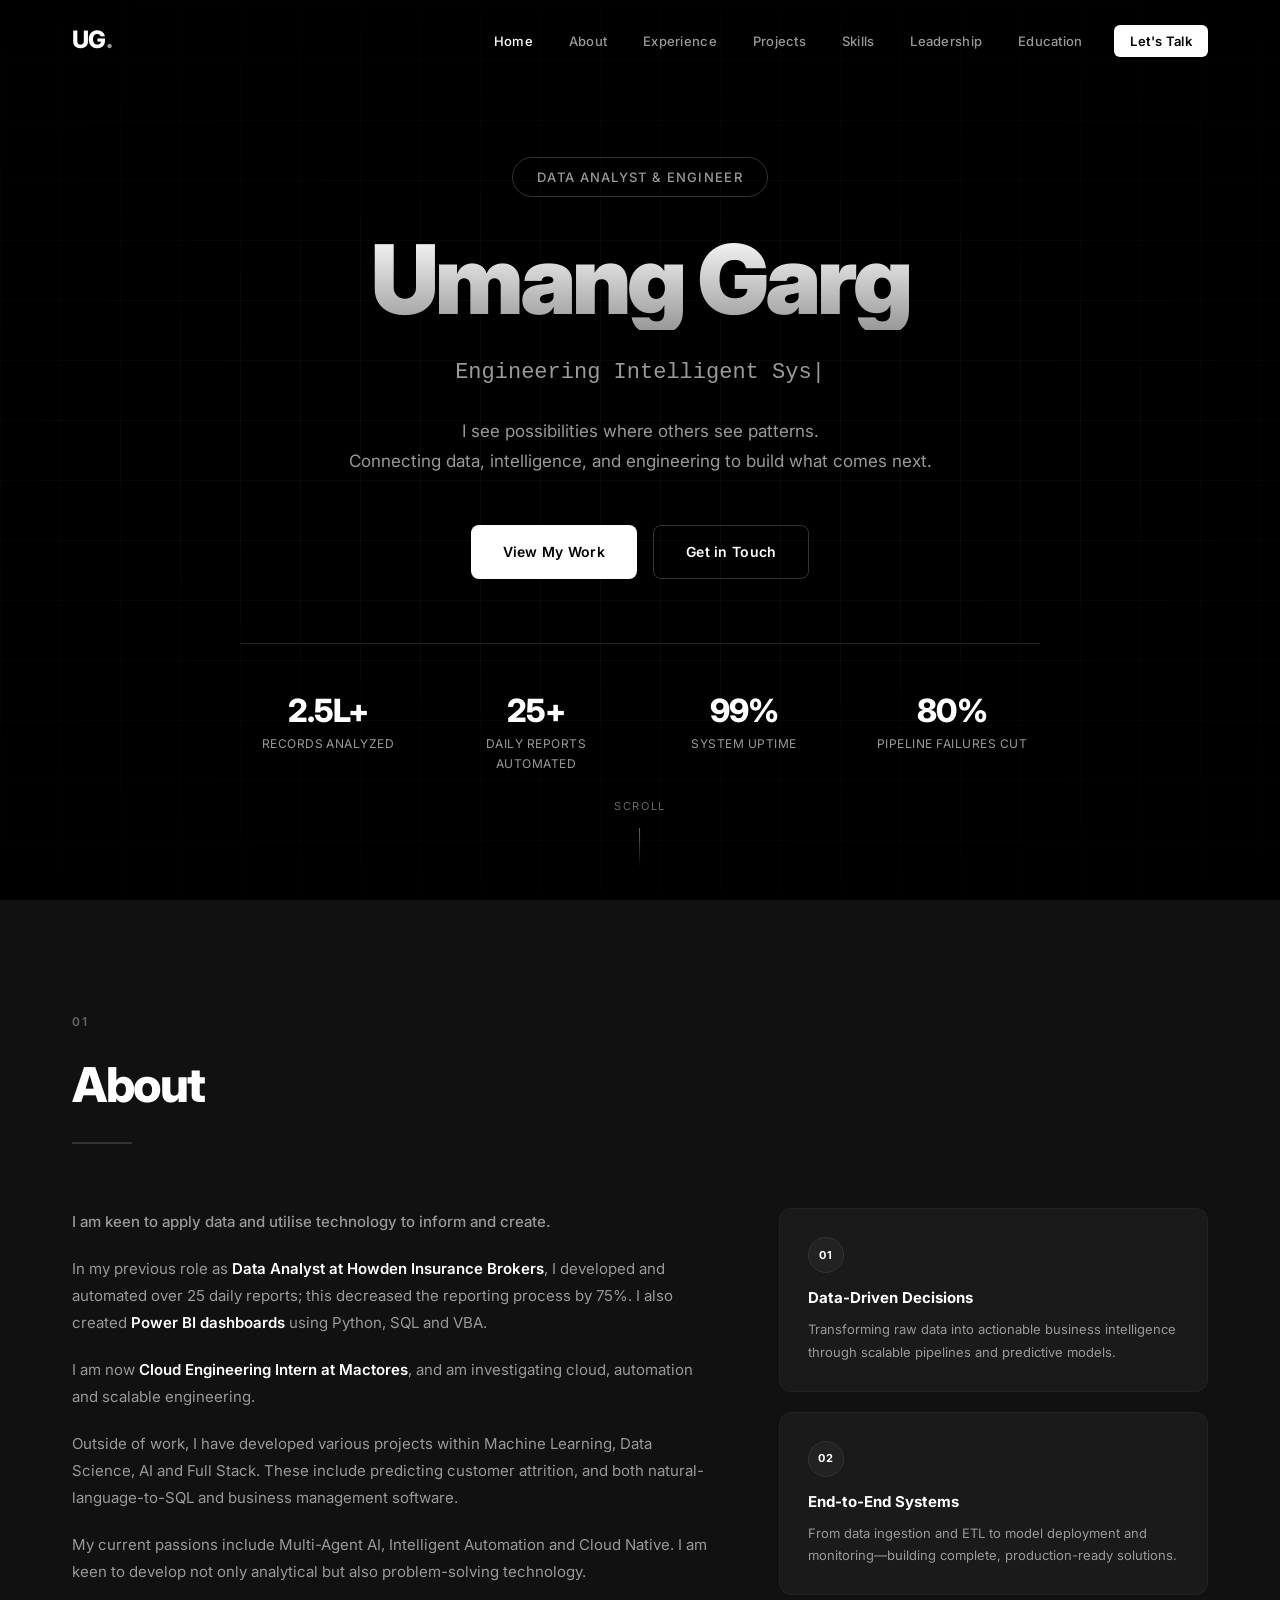
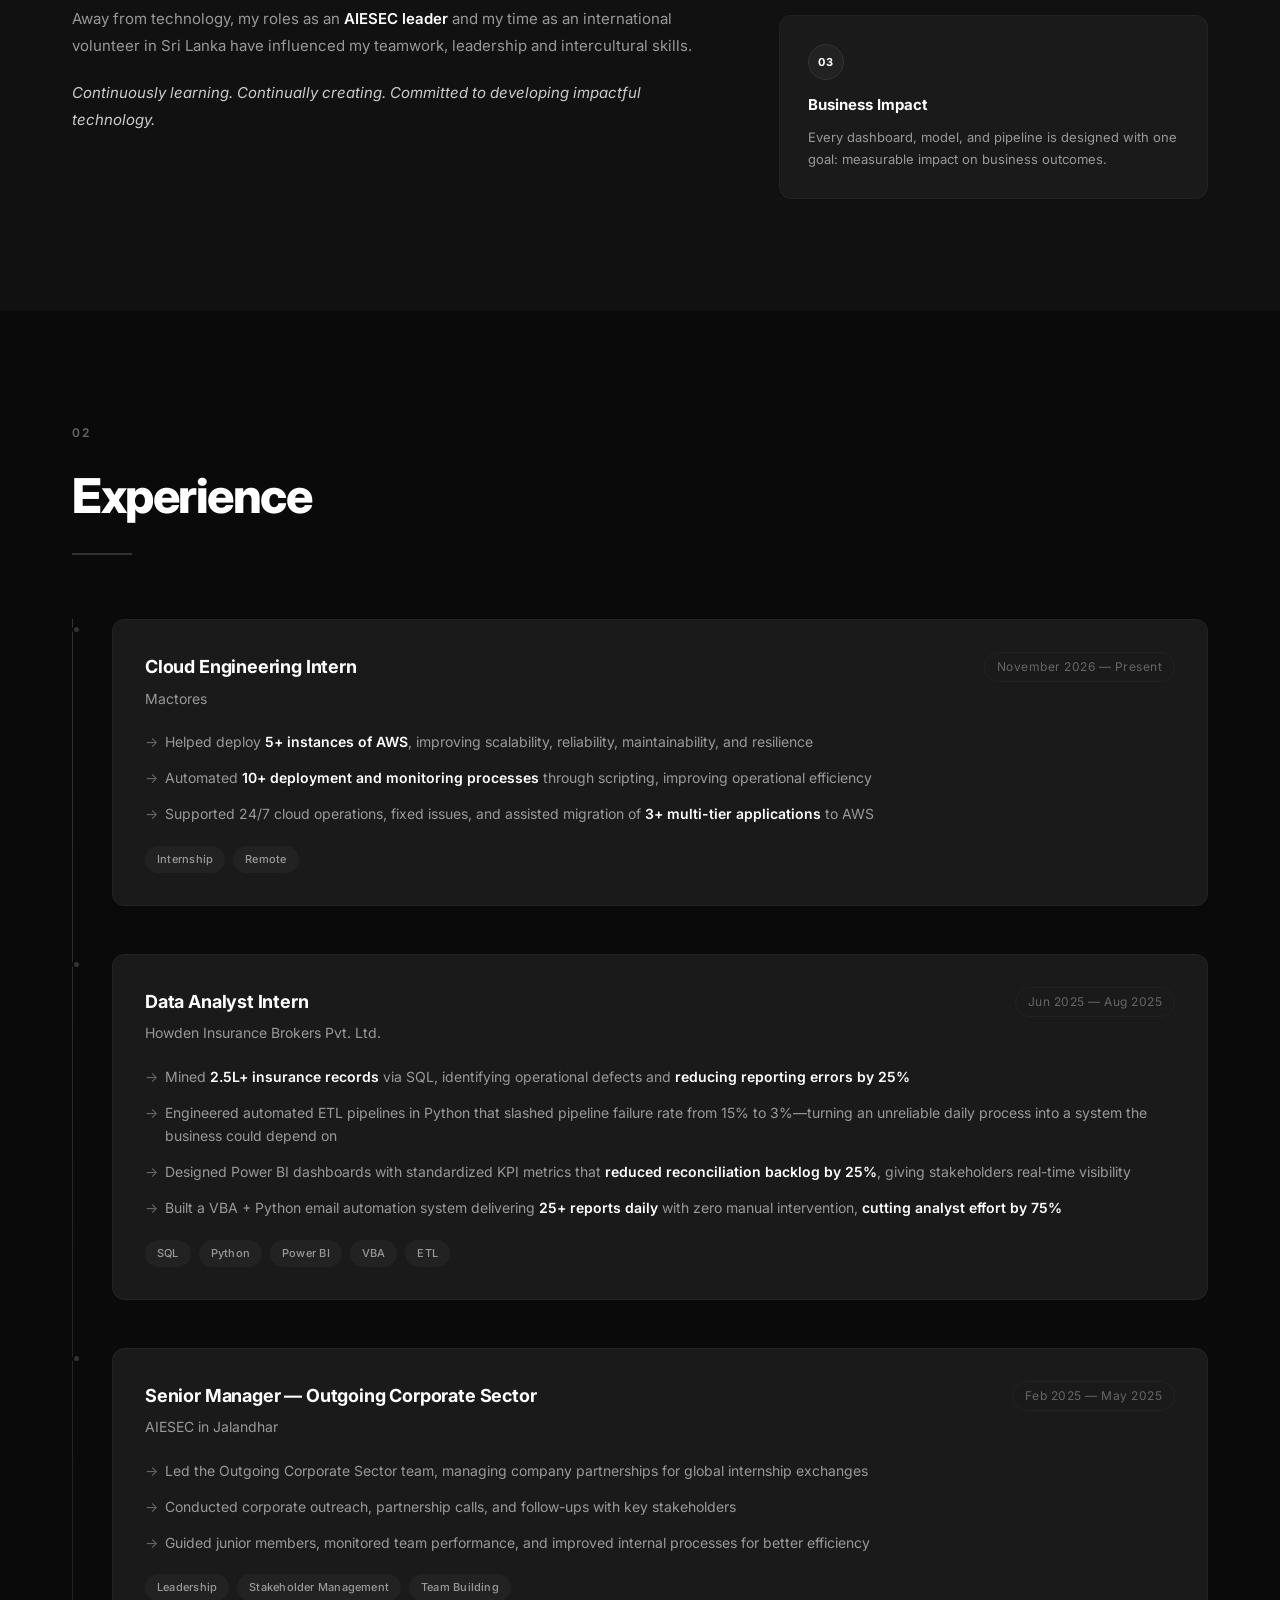
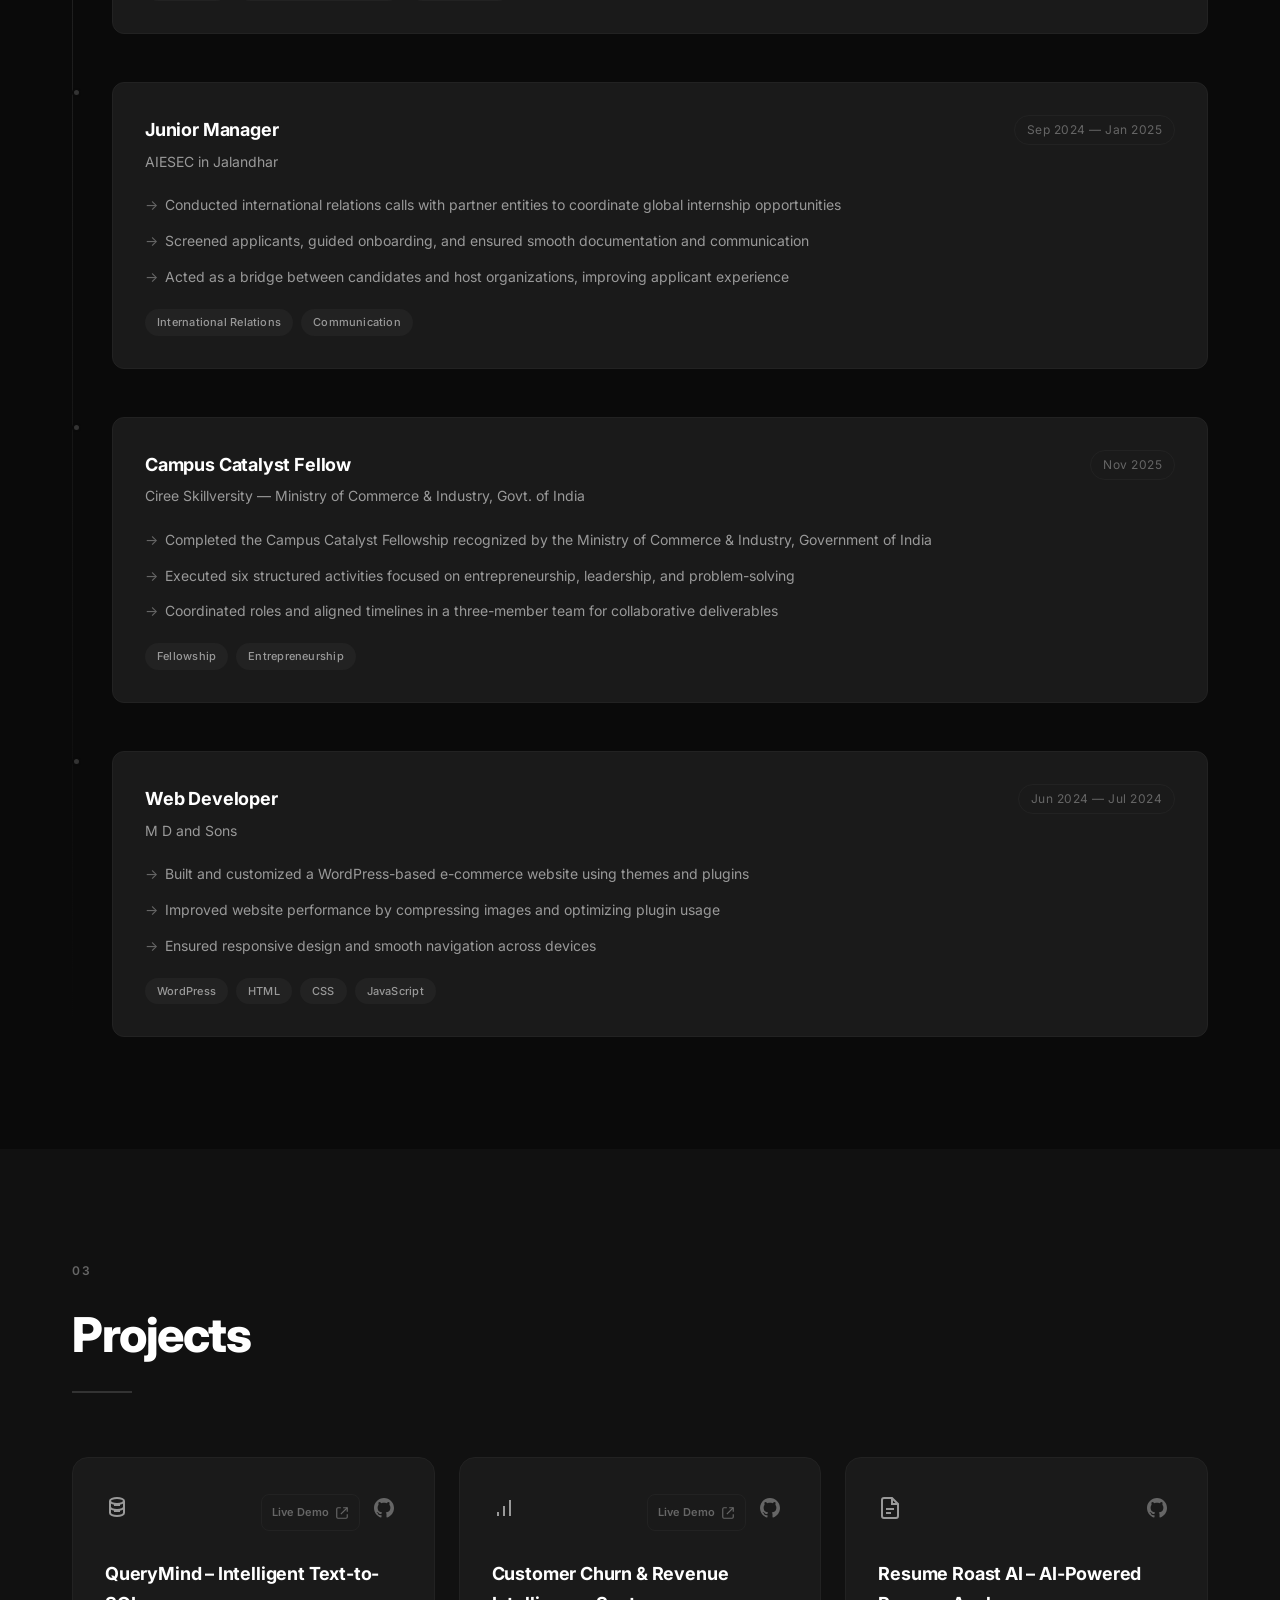
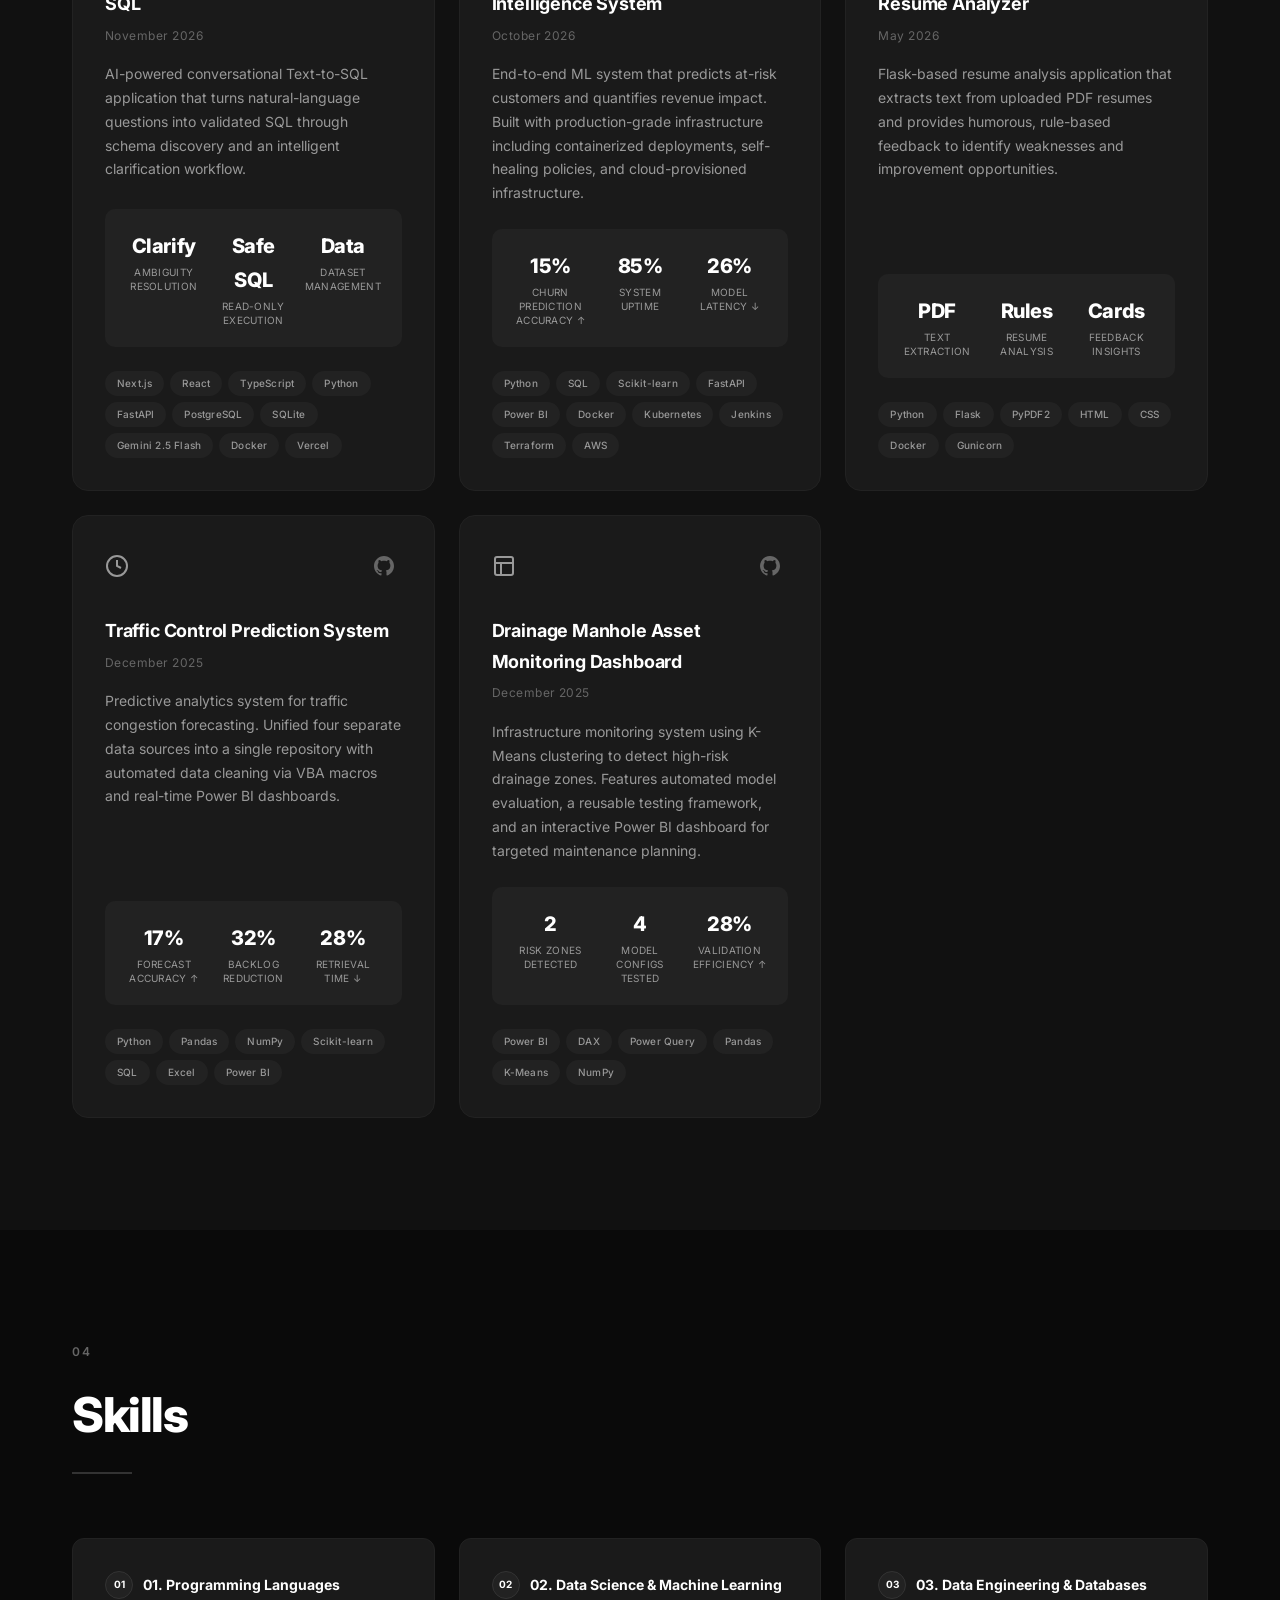
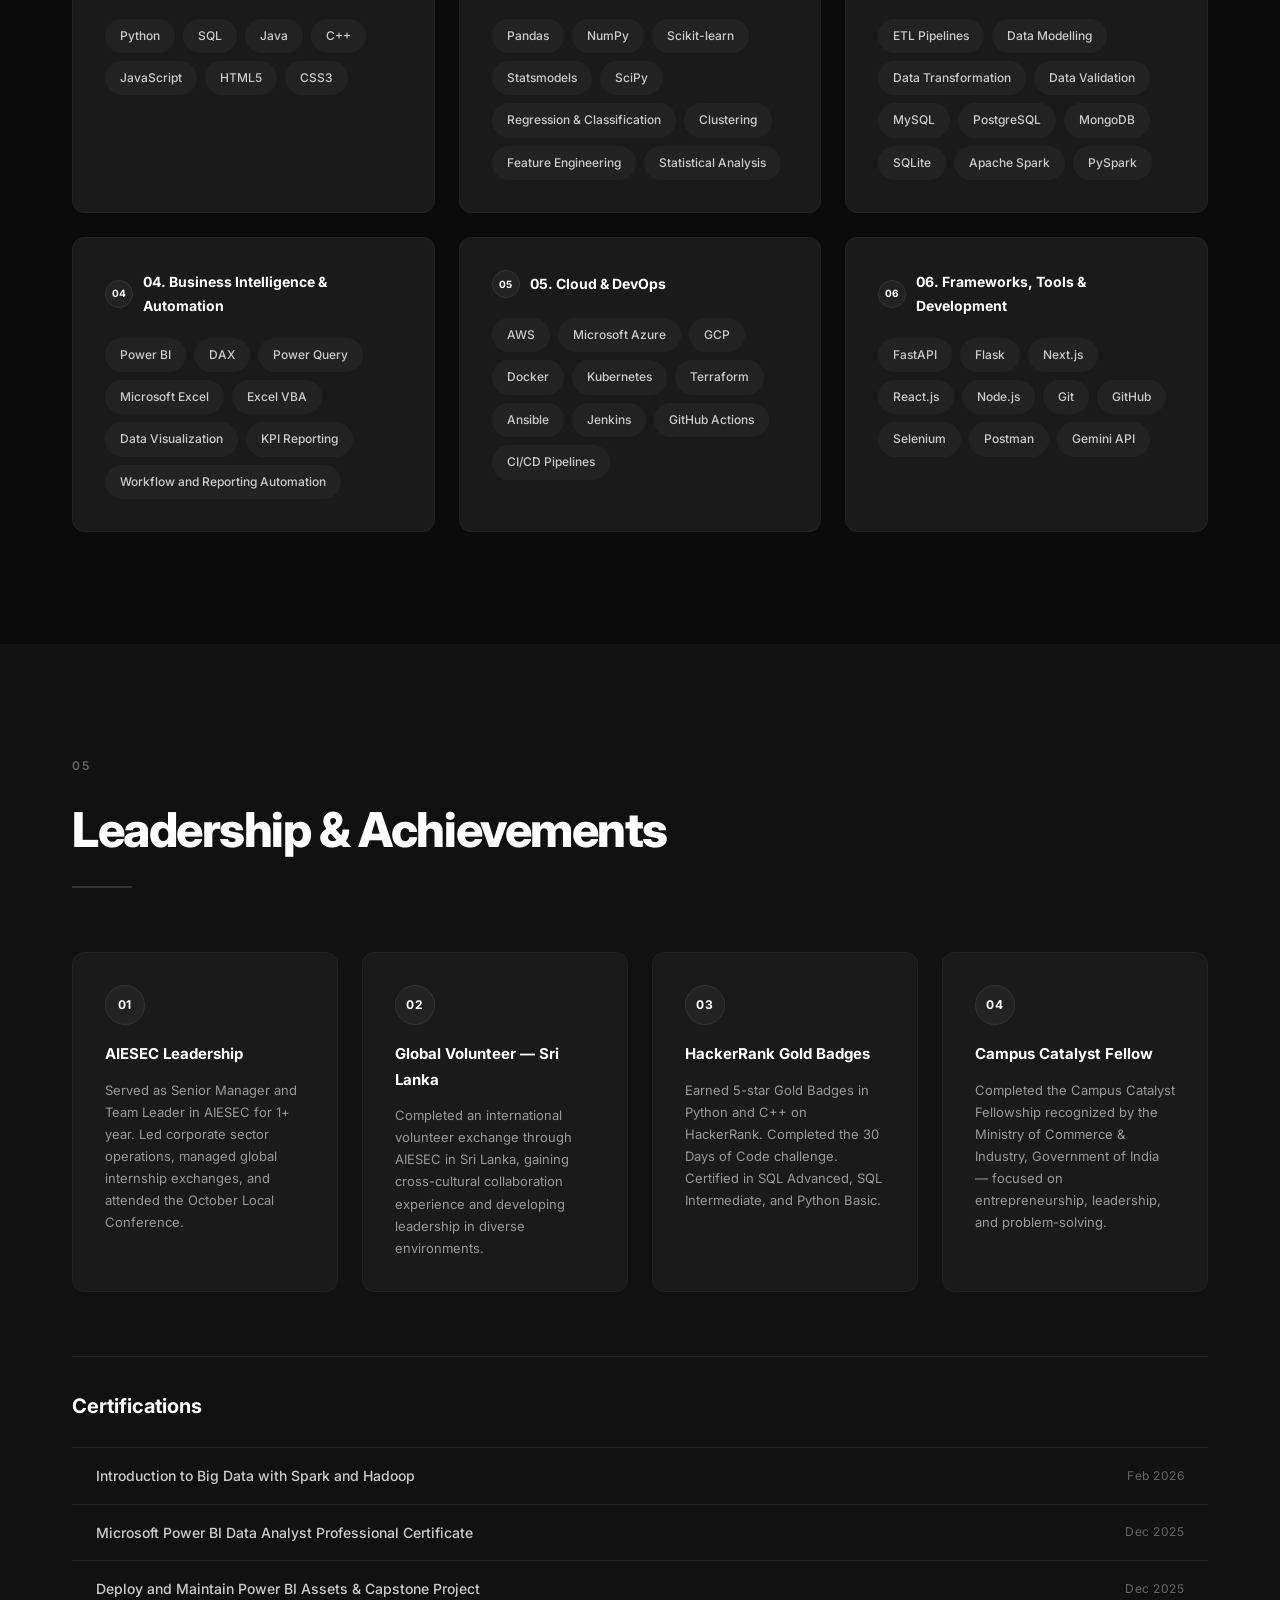
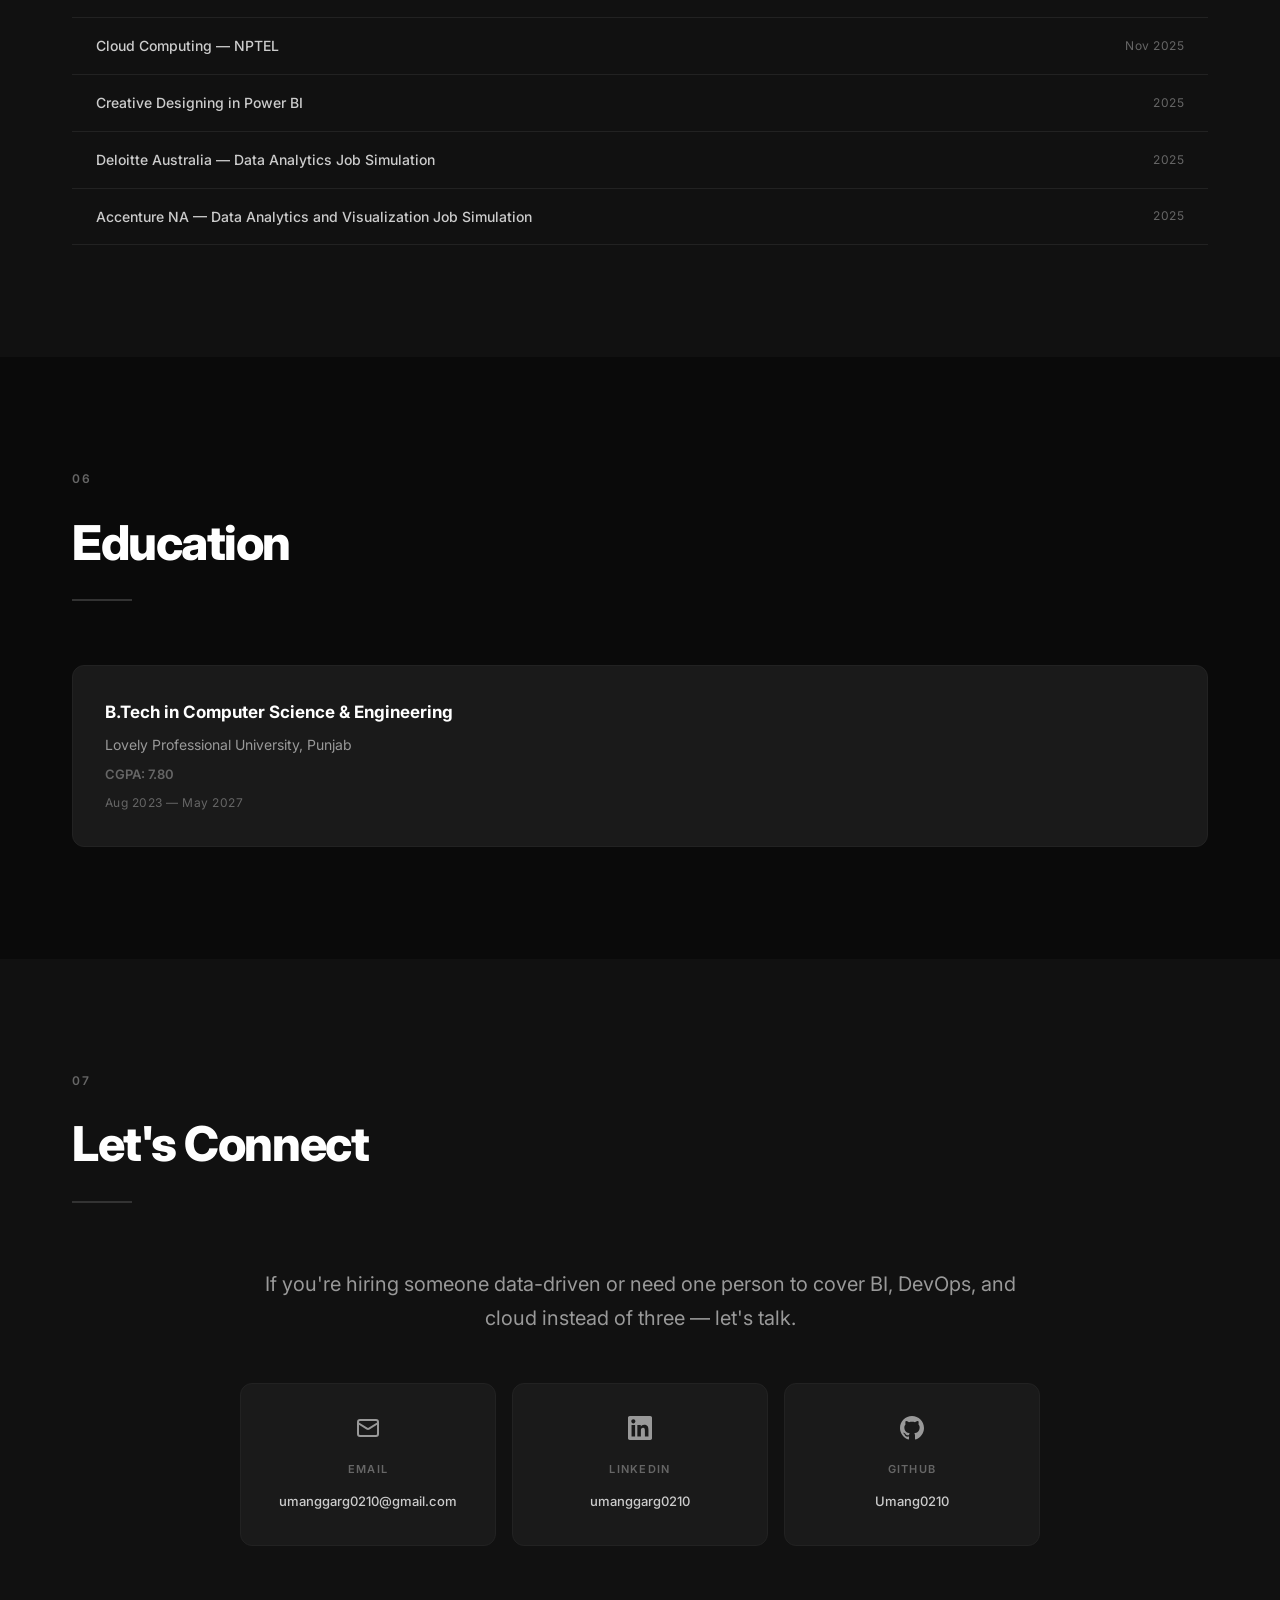
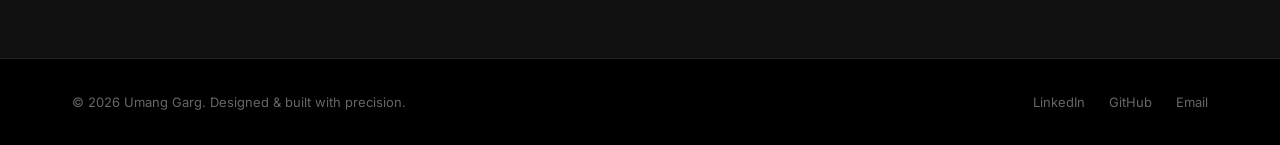
<file: index.html>
﻿<!DOCTYPE html>
<html lang="en">
<head>
    <meta charset="UTF-8">
    <meta name="viewport" content="width=device-width, initial-scale=1.0">
    <title>Umang Garg — Data Analyst & Engineer</title>
    <meta name="description" content="Personal portfolio of Umang Garg — Data Analyst, Data Engineer, and ML practitioner. Automating insights and deploying decisions through scalable data systems.">
    <link rel="preconnect" href="https://fonts.googleapis.com">
    <link rel="preconnect" href="https://fonts.gstatic.com" crossorigin>
    <link href="https://fonts.googleapis.com/css2?family=Inter:wght@300;400;500;600;700;800;900&display=swap" rel="stylesheet">
    <link rel="stylesheet" href="styles.css">
</head>
<body>

    <!-- Navigation -->
    <nav class="nav" id="nav">
        <div class="nav-container">
            <a href="#home" class="nav-logo">UG<span class="logo-dot">.</span></a>
            <button class="nav-toggle" id="navToggle" aria-label="Toggle navigation">
                <span class="hamburger"></span>
            </button>
            <ul class="nav-links" id="navLinks">
                <li><a href="#home" class="nav-link active">Home</a></li>
                <li><a href="#about" class="nav-link">About</a></li>
                <li><a href="#experience" class="nav-link">Experience</a></li>
                <li><a href="#projects" class="nav-link">Projects</a></li>
                <li><a href="#skills" class="nav-link">Skills</a></li>
                <li><a href="#leadership" class="nav-link">Leadership</a></li>
                <li><a href="#education" class="nav-link">Education</a></li>
                <li><a href="#contact" class="nav-link nav-link--cta">Let's Talk</a></li>
            </ul>
        </div>
    </nav>

    <!-- Hero Section -->
    <section class="hero" id="home">
        <div class="hero-bg-grid"></div>
        <div class="container hero-content">
            <div class="hero-badge anim-fade-up">Data Analyst & Engineer</div>
            <h1 class="hero-title anim-fade-up anim-delay-1">
                <span class="hero-name">Umang Garg</span>
            </h1>
            <p class="hero-subtitle anim-fade-up anim-delay-2">
                <span id="typingText"></span><span class="cursor">|</span>
            </p>
            <p class="hero-tagline anim-fade-up anim-delay-3">
                I see possibilities where others see patterns.<br>
                Connecting data, intelligence, and engineering to build what comes next.
            </p>
            <div class="hero-actions anim-fade-up anim-delay-4">
                <a href="#projects" class="btn btn-primary">View My Work</a>
                <a href="#contact" class="btn btn-outline">Get in Touch</a>
            </div>
            <div class="hero-metrics anim-fade-up anim-delay-5">
                <div class="metric">
                    <span class="metric-value" data-target="250000" data-suffix="+">0</span>
                    <span class="metric-label">Records Analyzed</span>
                </div>
                <div class="metric">
                    <span class="metric-value" data-target="25" data-suffix="+">0</span>
                    <span class="metric-label">Daily Reports Automated</span>
                </div>
                <div class="metric">
                    <span class="metric-value" data-target="99" data-suffix="%">0</span>
                    <span class="metric-label">System Uptime</span>
                </div>
                <div class="metric">
                    <span class="metric-value" data-target="80" data-suffix="%">0</span>
                    <span class="metric-label">Pipeline Failures Cut</span>
                </div>
            </div>
        </div>
        <div class="hero-scroll-indicator">
            <span>Scroll</span>
            <div class="scroll-line"></div>
        </div>
    </section>

    <!-- About Section -->
    <section class="section section--light" id="about">
        <div class="container">
            <div class="section-header anim-fade-up">
                <span class="section-number">01</span>
                <h2 class="section-title">About</h2>
                <div class="section-line"></div>
            </div>
            <div class="about-grid">
                <div class="about-content anim-fade-up">
                    <p class="about-lead">
                        I am keen to apply data and utilise technology to inform and create.
                    </p>
                    <p>
                        In my previous role as <strong>Data Analyst at Howden Insurance Brokers</strong>, I developed and automated over 25 daily reports; this decreased the reporting process by 75%. I also created <strong>Power BI dashboards</strong> using Python, SQL and VBA.
                    </p>
                    <p>
                        I am now <strong>Cloud Engineering Intern at Mactores</strong>, and am investigating cloud, automation and scalable engineering.
                    </p>
                    <p>
                        Outside of work, I have developed various projects within Machine Learning, Data Science, AI and Full Stack. These include predicting customer attrition, and both natural-language-to-SQL and business management software.
                    </p>
                    <p>
                        My current passions include Multi-Agent AI, Intelligent Automation and Cloud Native. I am keen to develop not only analytical but also problem-solving technology.
                    </p>
                    <p>
                        Away from technology, my roles as an <strong>AIESEC leader</strong> and my time as an international volunteer in Sri Lanka have influenced my teamwork, leadership and intercultural skills.
                    </p>
                    <p>
                        <em>Continuously learning. Continually creating. Committed to developing impactful technology.</em>
                    </p>
                </div>
                <div class="about-highlights anim-fade-up anim-delay-1">
                    <div class="highlight-card">
                        <div class="highlight-icon" aria-hidden="true">01</div>
                        <h3>Data-Driven Decisions</h3>
                        <p>Transforming raw data into actionable business intelligence through scalable pipelines and predictive models.</p>
                    </div>
                    <div class="highlight-card">
                        <div class="highlight-icon" aria-hidden="true">02</div>
                        <h3>End-to-End Systems</h3>
                        <p>From data ingestion and ETL to model deployment and monitoring—building complete, production-ready solutions.</p>
                    </div>
                    <div class="highlight-card">
                        <div class="highlight-icon" aria-hidden="true">03</div>
                        <h3>Business Impact</h3>
                        <p>Every dashboard, model, and pipeline is designed with one goal: measurable impact on business outcomes.</p>
                    </div>
                </div>
            </div>
        </div>
    </section>

    <!-- Experience Section -->
    <section class="section section--dark" id="experience">
        <div class="container">
            <div class="section-header anim-fade-up">
                <span class="section-number">02</span>
                <h2 class="section-title">Experience</h2>
                <div class="section-line"></div>
            </div>
            <div class="timeline">
                <!-- Mactores -->
                <div class="timeline-item anim-fade-up">
                    <div class="timeline-marker"></div>
                    <div class="timeline-content">
                        <div class="timeline-header">
                            <div>
                                <h3 class="timeline-role">Cloud Engineering Intern</h3>
                                <p class="timeline-company">Mactores</p>
                            </div>
                            <span class="timeline-date">November 2026 — Present</span>
                        </div>
                        <ul class="timeline-details">
                            <li>Helped deploy <strong>5+ instances of AWS</strong>, improving scalability, reliability, maintainability, and resilience</li>
                            <li>Automated <strong>10+ deployment and monitoring processes</strong> through scripting, improving operational efficiency</li>
                            <li>Supported 24/7 cloud operations, fixed issues, and assisted migration of <strong>3+ multi-tier applications</strong> to AWS</li>
                        </ul>
                        <div class="timeline-tags">
                            <span class="tag">Internship</span>
                            <span class="tag">Remote</span>
                        </div>
                    </div>
                </div>

                <!-- Howden -->
                <div class="timeline-item anim-fade-up">
                    <div class="timeline-marker"></div>
                    <div class="timeline-content">
                        <div class="timeline-header">
                            <div>
                                <h3 class="timeline-role">Data Analyst Intern</h3>
                                <p class="timeline-company">Howden Insurance Brokers Pvt. Ltd.</p>
                            </div>
                            <span class="timeline-date">Jun 2025 — Aug 2025</span>
                        </div>
                        <ul class="timeline-details">
                            <li>Mined <strong>2.5L+ insurance records</strong> via SQL, identifying operational defects and <strong>reducing reporting errors by 25%</strong></li>
                            <li>Engineered automated ETL pipelines in Python that slashed pipeline failure rate from 15% to 3%—turning an unreliable daily process into a system the business could depend on</li>
                            <li>Designed Power BI dashboards with standardized KPI metrics that <strong>reduced reconciliation backlog by 25%</strong>, giving stakeholders real-time visibility</li>
                            <li>Built a VBA + Python email automation system delivering <strong>25+ reports daily</strong> with zero manual intervention, <strong>cutting analyst effort by 75%</strong></li>
                        </ul>
                        <div class="timeline-tags">
                            <span class="tag">SQL</span>
                            <span class="tag">Python</span>
                            <span class="tag">Power BI</span>
                            <span class="tag">VBA</span>
                            <span class="tag">ETL</span>
                        </div>
                    </div>
                </div>

                <!-- AIESEC Senior -->
                <div class="timeline-item anim-fade-up">
                    <div class="timeline-marker"></div>
                    <div class="timeline-content">
                        <div class="timeline-header">
                            <div>
                                <h3 class="timeline-role">Senior Manager — Outgoing Corporate Sector</h3>
                                <p class="timeline-company">AIESEC in Jalandhar</p>
                            </div>
                            <span class="timeline-date">Feb 2025 — May 2025</span>
                        </div>
                        <ul class="timeline-details">
                            <li>Led the Outgoing Corporate Sector team, managing company partnerships for global internship exchanges</li>
                            <li>Conducted corporate outreach, partnership calls, and follow-ups with key stakeholders</li>
                            <li>Guided junior members, monitored team performance, and improved internal processes for better efficiency</li>
                        </ul>
                        <div class="timeline-tags">
                            <span class="tag">Leadership</span>
                            <span class="tag">Stakeholder Management</span>
                            <span class="tag">Team Building</span>
                        </div>
                    </div>
                </div>

                <!-- AIESEC Junior -->
                <div class="timeline-item anim-fade-up">
                    <div class="timeline-marker"></div>
                    <div class="timeline-content">
                        <div class="timeline-header">
                            <div>
                                <h3 class="timeline-role">Junior Manager</h3>
                                <p class="timeline-company">AIESEC in Jalandhar</p>
                            </div>
                            <span class="timeline-date">Sep 2024 — Jan 2025</span>
                        </div>
                        <ul class="timeline-details">
                            <li>Conducted international relations calls with partner entities to coordinate global internship opportunities</li>
                            <li>Screened applicants, guided onboarding, and ensured smooth documentation and communication</li>
                            <li>Acted as a bridge between candidates and host organizations, improving applicant experience</li>
                        </ul>
                        <div class="timeline-tags">
                            <span class="tag">International Relations</span>
                            <span class="tag">Communication</span>
                        </div>
                    </div>
                </div>

                <!-- Ciree -->
                <div class="timeline-item anim-fade-up">
                    <div class="timeline-marker"></div>
                    <div class="timeline-content">
                        <div class="timeline-header">
                            <div>
                                <h3 class="timeline-role">Campus Catalyst Fellow</h3>
                                <p class="timeline-company">Ciree Skillversity — Ministry of Commerce & Industry, Govt. of India</p>
                            </div>
                            <span class="timeline-date">Nov 2025</span>
                        </div>
                        <ul class="timeline-details">
                            <li>Completed the Campus Catalyst Fellowship recognized by the Ministry of Commerce & Industry, Government of India</li>
                            <li>Executed six structured activities focused on entrepreneurship, leadership, and problem-solving</li>
                            <li>Coordinated roles and aligned timelines in a three-member team for collaborative deliverables</li>
                        </ul>
                        <div class="timeline-tags">
                            <span class="tag">Fellowship</span>
                            <span class="tag">Entrepreneurship</span>
                        </div>
                    </div>
                </div>

                <!-- MD and Sons -->
                <div class="timeline-item anim-fade-up">
                    <div class="timeline-marker"></div>
                    <div class="timeline-content">
                        <div class="timeline-header">
                            <div>
                                <h3 class="timeline-role">Web Developer</h3>
                                <p class="timeline-company">M D and Sons</p>
                            </div>
                            <span class="timeline-date">Jun 2024 — Jul 2024</span>
                        </div>
                        <ul class="timeline-details">
                            <li>Built and customized a WordPress-based e-commerce website using themes and plugins</li>
                            <li>Improved website performance by compressing images and optimizing plugin usage</li>
                            <li>Ensured responsive design and smooth navigation across devices</li>
                        </ul>
                        <div class="timeline-tags">
                            <span class="tag">WordPress</span>
                            <span class="tag">HTML</span>
                            <span class="tag">CSS</span>
                            <span class="tag">JavaScript</span>
                        </div>
                    </div>
                </div>
            </div>
        </div>
    </section>

    <!-- Projects Section -->
    <section class="section section--light" id="projects">
        <div class="container">
            <div class="section-header anim-fade-up">
                <span class="section-number">03</span>
                <h2 class="section-title">Projects</h2>
                <div class="section-line"></div>
            </div>
            <div class="projects-grid">
                <!-- Project 1: QueryMind -->
                <div class="project-card anim-fade-up">
                    <div class="project-card-header">
                        <div class="project-icon">
                            <svg width="24" height="24" viewBox="0 0 24 24" fill="none" stroke="currentColor" stroke-width="2"><ellipse cx="12" cy="5" rx="7" ry="3"/><path d="M5 5v6c0 1.66 3.13 3 7 3s7-1.34 7-3V5"/><path d="M5 11v6c0 1.66 3.13 3 7 3s7-1.34 7-3v-6"/><path d="M9 9h6"/><path d="M9 15h6"/></svg>
                        </div>
                        <div class="project-links">
                            <a href="https://texttosqlwithclarificationengine.vercel.app/" target="_blank" rel="noopener" class="project-live" aria-label="Open QueryMind live demo">
                                Live Demo
                                <svg width="14" height="14" viewBox="0 0 24 24" fill="none" stroke="currentColor" stroke-width="2"><path d="M14 3h7v7"/><path d="M10 14L21 3"/><path d="M21 14v5a2 2 0 0 1-2 2H5a2 2 0 0 1-2-2V5a2 2 0 0 1 2-2h5"/></svg>
                            </a>
                            <a href="https://github.com/Umang0210/Text_to_SQL_with_Clarification_Engine" target="_blank" rel="noopener" class="project-github" aria-label="View QueryMind on GitHub">
                                <svg width="20" height="20" viewBox="0 0 24 24" fill="currentColor"><path d="M12 0c-6.626 0-12 5.373-12 12 0 5.302 3.438 9.8 8.207 11.387.599.111.793-.261.793-.577v-2.234c-3.338.726-4.033-1.416-4.033-1.416-.546-1.387-1.333-1.756-1.333-1.756-1.089-.745.083-.729.083-.729 1.205.084 1.839 1.237 1.839 1.237 1.07 1.834 2.807 1.304 3.492.997.107-.775.418-1.305.762-1.604-2.665-.305-5.467-1.334-5.467-5.931 0-1.311.469-2.381 1.236-3.221-.124-.303-.535-1.524.117-3.176 0 0 1.008-.322 3.301 1.23.957-.266 1.983-.399 3.003-.404 1.02.005 2.047.138 3.006.404 2.291-1.552 3.297-1.23 3.297-1.23.653 1.653.242 2.874.118 3.176.77.84 1.235 1.911 1.235 3.221 0 4.609-2.807 5.624-5.479 5.921.43.372.823 1.102.823 2.222v3.293c0 .319.192.694.801.576 4.765-1.589 8.199-6.086 8.199-11.386 0-6.627-5.373-12-12-12z"/></svg>
                            </a>
                        </div>
                    </div>
                    <h3 class="project-title">QueryMind – Intelligent Text-to-SQL</h3>
                    <p class="project-date">November 2026</p>
                    <p class="project-desc">
                        AI-powered conversational Text-to-SQL application that turns natural-language questions into validated SQL through schema discovery and an intelligent clarification workflow.
                    </p>
                    <div class="project-results">
                        <div class="result-item">
                            <span class="result-value">Clarify</span>
                            <span class="result-label">Ambiguity Resolution</span>
                        </div>
                        <div class="result-item">
                            <span class="result-value">Safe SQL</span>
                            <span class="result-label">Read-Only Execution</span>
                        </div>
                        <div class="result-item">
                            <span class="result-value">Data</span>
                            <span class="result-label">Dataset Management</span>
                        </div>
                    </div>
                    <div class="project-stack">
                        <span class="tag">Next.js</span>
                        <span class="tag">React</span>
                        <span class="tag">TypeScript</span>
                        <span class="tag">Python</span>
                        <span class="tag">FastAPI</span>
                        <span class="tag">PostgreSQL</span>
                        <span class="tag">SQLite</span>
                        <span class="tag">Gemini 2.5 Flash</span>
                        <span class="tag">Docker</span>
                        <span class="tag">Vercel</span>
                    </div>
                </div>

                <!-- Project 2: Churn Prediction -->
                <div class="project-card anim-fade-up">
                    <div class="project-card-header">
                        <div class="project-icon">
                            <svg width="24" height="24" viewBox="0 0 24 24" fill="none" stroke="currentColor" stroke-width="2"><path d="M12 20V10"/><path d="M18 20V4"/><path d="M6 20v-4"/></svg>
                        </div>
                        <div class="project-links">
                            <a href="https://customer-churn-and-revenue-intellig.vercel.app/" target="_blank" rel="noopener" class="project-live" aria-label="Open Customer Churn live demo">
                                Live Demo
                                <svg width="14" height="14" viewBox="0 0 24 24" fill="none" stroke="currentColor" stroke-width="2"><path d="M14 3h7v7"/><path d="M10 14L21 3"/><path d="M21 14v5a2 2 0 0 1-2 2H5a2 2 0 0 1-2-2V5a2 2 0 0 1 2-2h5"/></svg>
                            </a>
                            <a href="https://github.com/Umang0210/Customer_Churn_and_Revenue_Intelligence_System" target="_blank" rel="noopener" class="project-github" aria-label="View Customer Churn on GitHub">
                                <svg width="20" height="20" viewBox="0 0 24 24" fill="currentColor"><path d="M12 0c-6.626 0-12 5.373-12 12 0 5.302 3.438 9.8 8.207 11.387.599.111.793-.261.793-.577v-2.234c-3.338.726-4.033-1.416-4.033-1.416-.546-1.387-1.333-1.756-1.333-1.756-1.089-.745.083-.729.083-.729 1.205.084 1.839 1.237 1.839 1.237 1.07 1.834 2.807 1.304 3.492.997.107-.775.418-1.305.762-1.604-2.665-.305-5.467-1.334-5.467-5.931 0-1.311.469-2.381 1.236-3.221-.124-.303-.535-1.524.117-3.176 0 0 1.008-.322 3.301 1.23.957-.266 1.983-.399 3.003-.404 1.02.005 2.047.138 3.006.404 2.291-1.552 3.297-1.23 3.297-1.23.653 1.653.242 2.874.118 3.176.77.84 1.235 1.911 1.235 3.221 0 4.609-2.807 5.624-5.479 5.921.43.372.823 1.102.823 2.222v3.293c0 .319.192.694.801.576 4.765-1.589 8.199-6.086 8.199-11.386 0-6.627-5.373-12-12-12z"/></svg>
                            </a>
                        </div>
                    </div>
                    <h3 class="project-title">Customer Churn & Revenue Intelligence System</h3>
                    <p class="project-date">October 2026</p>
                    <p class="project-desc">
                        End-to-end ML system that predicts at-risk customers and quantifies revenue impact. Built with production-grade infrastructure including containerized deployments, self-healing policies, and cloud-provisioned infrastructure.
                    </p>
                    <div class="project-results">
                        <div class="result-item">
                            <span class="result-value" data-target="18" data-suffix="%">0</span>
                            <span class="result-label">Churn Prediction Accuracy ↑</span>
                        </div>
                        <div class="result-item">
                            <span class="result-value" data-target="99" data-suffix="%">0</span>
                            <span class="result-label">System Uptime</span>
                        </div>
                        <div class="result-item">
                            <span class="result-value" data-target="30" data-suffix="%">0</span>
                            <span class="result-label">Model Latency ↓</span>
                        </div>
                    </div>
                    <div class="project-stack">
                        <span class="tag">Python</span>
                        <span class="tag">SQL</span>
                        <span class="tag">Scikit-learn</span>
                        <span class="tag">FastAPI</span>
                        <span class="tag">Power BI</span>
                        <span class="tag">Docker</span>
                        <span class="tag">Kubernetes</span>
                        <span class="tag">Jenkins</span>
                        <span class="tag">Terraform</span>
                        <span class="tag">AWS</span>
                    </div>
                </div>

                <!-- Project 3: Resume Roast AI -->
                <div class="project-card anim-fade-up anim-delay-1">
                    <div class="project-card-header">
                        <div class="project-icon">
                            <svg width="24" height="24" viewBox="0 0 24 24" fill="none" stroke="currentColor" stroke-width="2"><path d="M14 2H6a2 2 0 0 0-2 2v16a2 2 0 0 0 2 2h12a2 2 0 0 0 2-2V8z"/><path d="M14 2v6h6"/><path d="M8 13h8"/><path d="M8 17h5"/></svg>
                        </div>
                        <a href="https://github.com/Umang0210/Resume_Roast_AI" target="_blank" rel="noopener" class="project-github" aria-label="View Resume Roast AI on GitHub">
                            <svg width="20" height="20" viewBox="0 0 24 24" fill="currentColor"><path d="M12 0c-6.626 0-12 5.373-12 12 0 5.302 3.438 9.8 8.207 11.387.599.111.793-.261.793-.577v-2.234c-3.338.726-4.033-1.416-4.033-1.416-.546-1.387-1.333-1.756-1.333-1.756-1.089-.745.083-.729.083-.729 1.205.084 1.839 1.237 1.839 1.237 1.07 1.834 2.807 1.304 3.492.997.107-.775.418-1.305.762-1.604-2.665-.305-5.467-1.334-5.467-5.931 0-1.311.469-2.381 1.236-3.221-.124-.303-.535-1.524.117-3.176 0 0 1.008-.322 3.301 1.23.957-.266 1.983-.399 3.003-.404 1.02.005 2.047.138 3.006.404 2.291-1.552 3.297-1.23 3.297-1.23.653 1.653.242 2.874.118 3.176.77.84 1.235 1.911 1.235 3.221 0 4.609-2.807 5.624-5.479 5.921.43.372.823 1.102.823 2.222v3.293c0 .319.192.694.801.576 4.765-1.589 8.199-6.086 8.199-11.386 0-6.627-5.373-12-12-12z"/></svg>
                        </a>
                    </div>
                    <h3 class="project-title">Resume Roast AI – AI-Powered Resume Analyzer</h3>
                    <p class="project-date">May 2026</p>
                    <p class="project-desc">
                        Flask-based resume analysis application that extracts text from uploaded PDF resumes and provides humorous, rule-based feedback to identify weaknesses and improvement opportunities.
                    </p>
                    <div class="project-results">
                        <div class="result-item">
                            <span class="result-value">PDF</span>
                            <span class="result-label">Text Extraction</span>
                        </div>
                        <div class="result-item">
                            <span class="result-value">Rules</span>
                            <span class="result-label">Resume Analysis</span>
                        </div>
                        <div class="result-item">
                            <span class="result-value">Cards</span>
                            <span class="result-label">Feedback Insights</span>
                        </div>
                    </div>
                    <div class="project-stack">
                        <span class="tag">Python</span>
                        <span class="tag">Flask</span>
                        <span class="tag">PyPDF2</span>
                        <span class="tag">HTML</span>
                        <span class="tag">CSS</span>
                        <span class="tag">Docker</span>
                        <span class="tag">Gunicorn</span>
                    </div>
                </div>

                <!-- Project 4: Traffic Control -->
                <div class="project-card anim-fade-up anim-delay-1">
                    <div class="project-card-header">
                        <div class="project-icon">
                            <svg width="24" height="24" viewBox="0 0 24 24" fill="none" stroke="currentColor" stroke-width="2"><circle cx="12" cy="12" r="10"/><path d="M12 6v6l4 2"/></svg>
                        </div>
                        <a href="https://github.com/Umang0210/Traffic_Control_Prediction_Analytics_System" target="_blank" rel="noopener" class="project-github" aria-label="View on GitHub">
                            <svg width="20" height="20" viewBox="0 0 24 24" fill="currentColor"><path d="M12 0c-6.626 0-12 5.373-12 12 0 5.302 3.438 9.8 8.207 11.387.599.111.793-.261.793-.577v-2.234c-3.338.726-4.033-1.416-4.033-1.416-.546-1.387-1.333-1.756-1.333-1.756-1.089-.745.083-.729.083-.729 1.205.084 1.839 1.237 1.839 1.237 1.07 1.834 2.807 1.304 3.492.997.107-.775.418-1.305.762-1.604-2.665-.305-5.467-1.334-5.467-5.931 0-1.311.469-2.381 1.236-3.221-.124-.303-.535-1.524.117-3.176 0 0 1.008-.322 3.301 1.23.957-.266 1.983-.399 3.003-.404 1.02.005 2.047.138 3.006.404 2.291-1.552 3.297-1.23 3.297-1.23.653 1.653.242 2.874.118 3.176.77.84 1.235 1.911 1.235 3.221 0 4.609-2.807 5.624-5.479 5.921.43.372.823 1.102.823 2.222v3.293c0 .319.192.694.801.576 4.765-1.589 8.199-6.086 8.199-11.386 0-6.627-5.373-12-12-12z"/></svg>
                        </a>
                    </div>
                    <h3 class="project-title">Traffic Control Prediction System</h3>
                    <p class="project-date">December 2025</p>
                    <p class="project-desc">
                        Predictive analytics system for traffic congestion forecasting. Unified four separate data sources into a single repository with automated data cleaning via VBA macros and real-time Power BI dashboards.
                    </p>
                    <div class="project-results">
                        <div class="result-item">
                            <span class="result-value" data-target="22" data-suffix="%">0</span>
                            <span class="result-label">Forecast Accuracy ↑</span>
                        </div>
                        <div class="result-item">
                            <span class="result-value" data-target="40" data-suffix="%">0</span>
                            <span class="result-label">Backlog Reduction</span>
                        </div>
                        <div class="result-item">
                            <span class="result-value" data-target="35" data-suffix="%">0</span>
                            <span class="result-label">Retrieval Time ↓</span>
                        </div>
                    </div>
                    <div class="project-stack">
                        <span class="tag">Python</span>
                        <span class="tag">Pandas</span>
                        <span class="tag">NumPy</span>
                        <span class="tag">Scikit-learn</span>
                        <span class="tag">SQL</span>
                        <span class="tag">Excel</span>
                        <span class="tag">Power BI</span>
                    </div>
                </div>

                <!-- Project 5: Drainage -->
                <div class="project-card anim-fade-up anim-delay-2">
                    <div class="project-card-header">
                        <div class="project-icon">
                            <svg width="24" height="24" viewBox="0 0 24 24" fill="none" stroke="currentColor" stroke-width="2"><rect x="3" y="3" width="18" height="18" rx="2"/><path d="M3 9h18"/><path d="M9 21V9"/></svg>
                        </div>
                        <a href="https://github.com/Umang0210/Drainage_Asset_Risk_Inspection_Analytics" target="_blank" rel="noopener" class="project-github" aria-label="View on GitHub">
                            <svg width="20" height="20" viewBox="0 0 24 24" fill="currentColor"><path d="M12 0c-6.626 0-12 5.373-12 12 0 5.302 3.438 9.8 8.207 11.387.599.111.793-.261.793-.577v-2.234c-3.338.726-4.033-1.416-4.033-1.416-.546-1.387-1.333-1.756-1.333-1.756-1.089-.745.083-.729.083-.729 1.205.084 1.839 1.237 1.839 1.237 1.07 1.834 2.807 1.304 3.492.997.107-.775.418-1.305.762-1.604-2.665-.305-5.467-1.334-5.467-5.931 0-1.311.469-2.381 1.236-3.221-.124-.303-.535-1.524.117-3.176 0 0 1.008-.322 3.301 1.23.957-.266 1.983-.399 3.003-.404 1.02.005 2.047.138 3.006.404 2.291-1.552 3.297-1.23 3.297-1.23.653 1.653.242 2.874.118 3.176.77.84 1.235 1.911 1.235 3.221 0 4.609-2.807 5.624-5.479 5.921.43.372.823 1.102.823 2.222v3.293c0 .319.192.694.801.576 4.765-1.589 8.199-6.086 8.199-11.386 0-6.627-5.373-12-12-12z"/></svg>
                        </a>
                    </div>
                    <h3 class="project-title">Drainage Manhole Asset Monitoring Dashboard</h3>
                    <p class="project-date">December 2025</p>
                    <p class="project-desc">
                        Infrastructure monitoring system using K-Means clustering to detect high-risk drainage zones. Features automated model evaluation, a reusable testing framework, and an interactive Power BI dashboard for targeted maintenance planning.
                    </p>
                    <div class="project-results">
                        <div class="result-item">
                            <span class="result-value" data-target="3" data-suffix="">0</span>
                            <span class="result-label">Risk Zones Detected</span>
                        </div>
                        <div class="result-item">
                            <span class="result-value" data-target="5" data-suffix="">0</span>
                            <span class="result-label">Model Configs Tested</span>
                        </div>
                        <div class="result-item">
                            <span class="result-value" data-target="35" data-suffix="%">0</span>
                            <span class="result-label">Validation Efficiency ↑</span>
                        </div>
                    </div>
                    <div class="project-stack">
                        <span class="tag">Power BI</span>
                        <span class="tag">DAX</span>
                        <span class="tag">Power Query</span>
                        <span class="tag">Pandas</span>
                        <span class="tag">K-Means</span>
                        <span class="tag">NumPy</span>
                    </div>
                </div>

            </div>
        </div>
    </section>

    <!-- Skills Section -->
    <section class="section section--dark" id="skills">
        <div class="container">
            <div class="section-header anim-fade-up">
                <span class="section-number">04</span>
                <h2 class="section-title">Skills</h2>
                <div class="section-line"></div>
            </div>
            <div class="skills-grid">
                <div class="skill-category anim-fade-up">
                    <h3 class="skill-category-title">
                        <span class="skill-icon" aria-hidden="true">01</span>
                        01. Programming Languages
                    </h3>
                    <div class="skill-items">
                        <span class="skill-pill">Python</span>
                        <span class="skill-pill">SQL</span>
                        <span class="skill-pill">Java</span>
                        <span class="skill-pill">C++</span>
                        <span class="skill-pill">JavaScript</span>
                        <span class="skill-pill">HTML5</span>
                        <span class="skill-pill">CSS3</span>
                    </div>
                </div>
                <div class="skill-category anim-fade-up anim-delay-1">
                    <h3 class="skill-category-title">
                        <span class="skill-icon" aria-hidden="true">02</span>
                        02. Data Science &amp; Machine Learning
                    </h3>
                    <div class="skill-items">
                        <span class="skill-pill">Pandas</span>
                        <span class="skill-pill">NumPy</span>
                        <span class="skill-pill">Scikit-learn</span>
                        <span class="skill-pill">Statsmodels</span>
                        <span class="skill-pill">SciPy</span>
                        <span class="skill-pill">Regression &amp; Classification</span>
                        <span class="skill-pill">Clustering</span>
                        <span class="skill-pill">Feature Engineering</span>
                        <span class="skill-pill">Statistical Analysis</span>
                    </div>
                </div>
                <div class="skill-category anim-fade-up anim-delay-2">
                    <h3 class="skill-category-title">
                        <span class="skill-icon" aria-hidden="true">03</span>
                        03. Data Engineering &amp; Databases
                    </h3>
                    <div class="skill-items">
                        <span class="skill-pill">ETL Pipelines</span>
                        <span class="skill-pill">Data Modelling</span>
                        <span class="skill-pill">Data Transformation</span>
                        <span class="skill-pill">Data Validation</span>
                        <span class="skill-pill">MySQL</span>
                        <span class="skill-pill">PostgreSQL</span>
                        <span class="skill-pill">MongoDB</span>
                        <span class="skill-pill">SQLite</span>
                        <span class="skill-pill">Apache Spark</span>
                        <span class="skill-pill">PySpark</span>
                    </div>
                </div>
                <div class="skill-category anim-fade-up anim-delay-3">
                    <h3 class="skill-category-title">
                        <span class="skill-icon" aria-hidden="true">04</span>
                        04. Business Intelligence &amp; Automation
                    </h3>
                    <div class="skill-items">
                        <span class="skill-pill">Power BI</span>
                        <span class="skill-pill">DAX</span>
                        <span class="skill-pill">Power Query</span>
                        <span class="skill-pill">Microsoft Excel</span>
                        <span class="skill-pill">Excel VBA</span>
                        <span class="skill-pill">Data Visualization</span>
                        <span class="skill-pill">KPI Reporting</span>
                        <span class="skill-pill">Workflow and Reporting Automation</span>
                    </div>
                </div>
                <div class="skill-category anim-fade-up anim-delay-4">
                    <h3 class="skill-category-title">
                        <span class="skill-icon" aria-hidden="true">05</span>
                        05. Cloud &amp; DevOps
                    </h3>
                    <div class="skill-items">
                        <span class="skill-pill">AWS</span>
                        <span class="skill-pill">Microsoft Azure</span>
                        <span class="skill-pill">GCP</span>
                        <span class="skill-pill">Docker</span>
                        <span class="skill-pill">Kubernetes</span>
                        <span class="skill-pill">Terraform</span>
                        <span class="skill-pill">Ansible</span>
                        <span class="skill-pill">Jenkins</span>
                        <span class="skill-pill">GitHub Actions</span>
                        <span class="skill-pill">CI/CD Pipelines</span>
                    </div>
                </div>
                <div class="skill-category anim-fade-up anim-delay-5">
                    <h3 class="skill-category-title">
                        <span class="skill-icon" aria-hidden="true">06</span>
                        06. Frameworks, Tools &amp; Development
                    </h3>
                    <div class="skill-items">
                        <span class="skill-pill">FastAPI</span>
                        <span class="skill-pill">Flask</span>
                        <span class="skill-pill">Next.js</span>
                        <span class="skill-pill">React.js</span>
                        <span class="skill-pill">Node.js</span>
                        <span class="skill-pill">Git</span>
                        <span class="skill-pill">GitHub</span>
                        <span class="skill-pill">Selenium</span>
                        <span class="skill-pill">Postman</span>
                        <span class="skill-pill">Gemini API</span>
                    </div>
                </div>
            </div>
        </div>
    </section>

    <!-- Leadership & Achievements Section -->
    <section class="section section--light" id="leadership">
        <div class="container">
            <div class="section-header anim-fade-up">
                <span class="section-number">05</span>
                <h2 class="section-title">Leadership & Achievements</h2>
                <div class="section-line"></div>
            </div>
            <div class="achievements-grid">
                <div class="achievement-card anim-fade-up">
                    <div class="achievement-icon" aria-hidden="true">01</div>
                    <h3>AIESEC Leadership</h3>
                    <p>Served as Senior Manager and Team Leader in AIESEC for 1+ year. Led corporate sector operations, managed global internship exchanges, and attended the October Local Conference.</p>
                </div>
                <div class="achievement-card anim-fade-up anim-delay-1">
                    <div class="achievement-icon" aria-hidden="true">02</div>
                    <h3>Global Volunteer — Sri Lanka</h3>
                    <p>Completed an international volunteer exchange through AIESEC in Sri Lanka, gaining cross-cultural collaboration experience and developing leadership in diverse environments.</p>
                </div>
                <div class="achievement-card anim-fade-up anim-delay-2">
                    <div class="achievement-icon" aria-hidden="true">03</div>
                    <h3>HackerRank Gold Badges</h3>
                    <p>Earned 5-star Gold Badges in Python and C++ on HackerRank. Completed the 30 Days of Code challenge. Certified in SQL Advanced, SQL Intermediate, and Python Basic.</p>
                </div>
                <div class="achievement-card anim-fade-up anim-delay-3">
                    <div class="achievement-icon" aria-hidden="true">04</div>
                    <h3>Campus Catalyst Fellow</h3>
                    <p>Completed the Campus Catalyst Fellowship recognized by the Ministry of Commerce & Industry, Government of India — focused on entrepreneurship, leadership, and problem-solving.</p>
                </div>
            </div>

            <div class="certs-section anim-fade-up">
                <h3 class="certs-title">Certifications</h3>
                <div class="certs-grid">
                    <div class="cert-item">
                        <span class="cert-name">Introduction to Big Data with Spark and Hadoop</span>
                        <span class="cert-date">Feb 2026</span>
                    </div>
                    <div class="cert-item">
                        <span class="cert-name">Microsoft Power BI Data Analyst Professional Certificate</span>
                        <span class="cert-date">Dec 2025</span>
                    </div>
                    <div class="cert-item">
                        <span class="cert-name">Deploy and Maintain Power BI Assets & Capstone Project</span>
                        <span class="cert-date">Dec 2025</span>
                    </div>
                    <div class="cert-item">
                        <span class="cert-name">Cloud Computing — NPTEL</span>
                        <span class="cert-date">Nov 2025</span>
                    </div>
                    <div class="cert-item">
                        <span class="cert-name">Creative Designing in Power BI</span>
                        <span class="cert-date">2025</span>
                    </div>
                    <div class="cert-item">
                        <span class="cert-name">Deloitte Australia — Data Analytics Job Simulation</span>
                        <span class="cert-date">2025</span>
                    </div>
                    <div class="cert-item">
                        <span class="cert-name">Accenture NA — Data Analytics and Visualization Job Simulation</span>
                        <span class="cert-date">2025</span>
                    </div>
                </div>
            </div>
        </div>
    </section>

    <!-- Education Section -->
    <section class="section section--dark" id="education">
        <div class="container">
            <div class="section-header anim-fade-up">
                <span class="section-number">06</span>
                <h2 class="section-title">Education</h2>
                <div class="section-line"></div>
            </div>
            <div class="education-grid">
                <div class="edu-card anim-fade-up">
                    <div class="edu-degree">B.Tech in Computer Science & Engineering</div>
                    <div class="edu-school">Lovely Professional University, Punjab</div>
                    <div class="edu-details">CGPA: 7.80</div>
                    <div class="edu-period">Aug 2023 — May 2027</div>
                </div>
            </div>
        </div>
    </section>

    <!-- Contact Section -->
    <section class="section section--light" id="contact">
        <div class="container">
            <div class="section-header anim-fade-up">
                <span class="section-number">07</span>
                <h2 class="section-title">Let's Connect</h2>
                <div class="section-line"></div>
            </div>
            <div class="contact-content anim-fade-up">
                <p class="contact-lead">
                    If you're hiring someone data-driven or need one person to cover BI, DevOps, and cloud instead of three — let's talk.
                </p>
                <div class="contact-links">
                    <a href="mailto:umanggarg0210@gmail.com" class="contact-card">
                        <div class="contact-icon">
                            <svg width="24" height="24" viewBox="0 0 24 24" fill="none" stroke="currentColor" stroke-width="2"><rect x="2" y="4" width="20" height="16" rx="2"/><path d="m22 7-8.97 5.7a1.94 1.94 0 0 1-2.06 0L2 7"/></svg>
                        </div>
                        <span class="contact-label">Email</span>
                        <span class="contact-value">umanggarg0210@gmail.com</span>
                    </a>
                    <a href="https://linkedin.com/in/umanggarg0210" target="_blank" rel="noopener" class="contact-card">
                        <div class="contact-icon">
                            <svg width="24" height="24" viewBox="0 0 24 24" fill="currentColor"><path d="M20.447 20.452h-3.554v-5.569c0-1.328-.027-3.037-1.852-3.037-1.853 0-2.136 1.445-2.136 2.939v5.667H9.351V9h3.414v1.561h.046c.477-.9 1.637-1.85 3.37-1.85 3.601 0 4.267 2.37 4.267 5.455v6.286zM5.337 7.433c-1.144 0-2.063-.926-2.063-2.065 0-1.138.92-2.063 2.063-2.063 1.14 0 2.064.925 2.064 2.063 0 1.139-.925 2.065-2.064 2.065zm1.782 13.019H3.555V9h3.564v11.452zM22.225 0H1.771C.792 0 0 .774 0 1.729v20.542C0 23.227.792 24 1.771 24h20.451C23.2 24 24 23.227 24 22.271V1.729C24 .774 23.2 0 22.222 0h.003z"/></svg>
                        </div>
                        <span class="contact-label">LinkedIn</span>
                        <span class="contact-value">umanggarg0210</span>
                    </a>
                    <a href="https://github.com/Umang0210" target="_blank" rel="noopener" class="contact-card">
                        <div class="contact-icon">
                            <svg width="24" height="24" viewBox="0 0 24 24" fill="currentColor"><path d="M12 0c-6.626 0-12 5.373-12 12 0 5.302 3.438 9.8 8.207 11.387.599.111.793-.261.793-.577v-2.234c-3.338.726-4.033-1.416-4.033-1.416-.546-1.387-1.333-1.756-1.333-1.756-1.089-.745.083-.729.083-.729 1.205.084 1.839 1.237 1.839 1.237 1.07 1.834 2.807 1.304 3.492.997.107-.775.418-1.305.762-1.604-2.665-.305-5.467-1.334-5.467-5.931 0-1.311.469-2.381 1.236-3.221-.124-.303-.535-1.524.117-3.176 0 0 1.008-.322 3.301 1.23.957-.266 1.983-.399 3.003-.404 1.02.005 2.047.138 3.006.404 2.291-1.552 3.297-1.23 3.297-1.23.653 1.653.242 2.874.118 3.176.77.84 1.235 1.911 1.235 3.221 0 4.609-2.807 5.624-5.479 5.921.43.372.823 1.102.823 2.222v3.293c0 .319.192.694.801.576 4.765-1.589 8.199-6.086 8.199-11.386 0-6.627-5.373-12-12-12z"/></svg>
                        </div>
                        <span class="contact-label">GitHub</span>
                        <span class="contact-value">Umang0210</span>
                    </a>

                </div>
            </div>
        </div>
    </section>

    <!-- Footer -->
    <footer class="footer">
        <div class="container footer-content">
            <p>&copy; 2026 Umang Garg. Designed & built with precision.</p>
            <div class="footer-links">
                <a href="https://linkedin.com/in/umanggarg0210" target="_blank" rel="noopener">LinkedIn</a>
                <a href="https://github.com/Umang0210" target="_blank" rel="noopener">GitHub</a>
                <a href="mailto:umanggarg0210@gmail.com">Email</a>
            </div>
        </div>
    </footer>

    <script src="script.js"></script>
</body>
</html>
</file>
<file: styles.css>
﻿/* ============================================
   DESIGN SYSTEM — Monochrome Portfolio
   ============================================ */

:root {
    --black: #000000;
    --near-black: #0a0a0a;
    --dark-1: #111111;
    --dark-2: #1a1a1a;
    --dark-3: #222222;
    --grey-dark: #333333;
    --grey-mid: #666666;
    --grey: #999999;
    --grey-light: #cccccc;
    --grey-lighter: #e5e5e5;
    --off-white: #f5f5f5;
    --white: #ffffff;

    --font-main: 'Inter', -apple-system, BlinkMacSystemFont, 'Segoe UI', sans-serif;
    --transition: 0.3s cubic-bezier(0.4, 0, 0.2, 1);
    --transition-slow: 0.6s cubic-bezier(0.4, 0, 0.2, 1);
}

/* ============================================
   RESET & BASE
   ============================================ */

*, *::before, *::after {
    margin: 0;
    padding: 0;
    box-sizing: border-box;
}

html {
    scroll-behavior: smooth;
    font-size: 16px;
}

body {
    font-family: var(--font-main);
    background: var(--black);
    color: var(--white);
    line-height: 1.7;
    -webkit-font-smoothing: antialiased;
    -moz-osx-font-smoothing: grayscale;
    overflow-x: hidden;
}

a {
    color: inherit;
    text-decoration: none;
    transition: var(--transition);
}

ul { list-style: none; }

img { max-width: 100%; display: block; }

strong { font-weight: 600; }

em { font-style: italic; }

::selection {
    background: var(--white);
    color: var(--black);
}

/* ============================================
   LAYOUT
   ============================================ */

.container {
    max-width: 1200px;
    margin: 0 auto;
    padding: 0 2rem;
}

/* ============================================
   NAVIGATION
   ============================================ */

.nav {
    position: fixed;
    top: 0;
    left: 0;
    right: 0;
    z-index: 1000;
    padding: 1.25rem 0;
    transition: var(--transition);
    background: transparent;
}

.nav.scrolled {
    background: rgba(0, 0, 0, 0.92);
    backdrop-filter: blur(20px);
    -webkit-backdrop-filter: blur(20px);
    padding: 0.75rem 0;
    border-bottom: 1px solid rgba(255, 255, 255, 0.06);
}

.nav-container {
    max-width: 1200px;
    margin: 0 auto;
    padding: 0 2rem;
    display: flex;
    align-items: center;
    justify-content: space-between;
}

.nav-logo {
    font-size: 1.5rem;
    font-weight: 800;
    letter-spacing: -0.03em;
    color: var(--white);
}

.logo-dot {
    color: var(--grey);
}

.nav-links {
    display: flex;
    align-items: center;
    gap: 0.25rem;
}

.nav-link {
    padding: 0.5rem 1rem;
    font-size: 0.8125rem;
    font-weight: 500;
    color: var(--grey);
    letter-spacing: 0.02em;
    border-radius: 6px;
    transition: var(--transition);
}

.nav-link:hover,
.nav-link.active {
    color: var(--white);
}

.nav-link--cta {
    background: var(--white);
    color: var(--black) !important;
    font-weight: 600;
    margin-left: 0.75rem;
}

.nav-link--cta:hover {
    background: var(--grey-lighter);
    color: var(--black) !important;
    transform: translateY(-1px);
}

.nav-toggle {
    display: none;
    background: none;
    border: none;
    cursor: pointer;
    padding: 0.5rem;
    z-index: 1001;
}

.hamburger {
    display: block;
    width: 24px;
    height: 2px;
    background: var(--white);
    position: relative;
    transition: var(--transition);
}

.hamburger::before,
.hamburger::after {
    content: '';
    position: absolute;
    width: 24px;
    height: 2px;
    background: var(--white);
    transition: var(--transition);
}

.hamburger::before { top: -7px; }
.hamburger::after { top: 7px; }

/* ============================================
   HERO
   ============================================ */

.hero {
    min-height: 100vh;
    display: flex;
    align-items: center;
    justify-content: center;
    position: relative;
    overflow: hidden;
    padding: 6rem 0 4rem;
}

.hero-bg-grid {
    position: absolute;
    inset: 0;
    background-image: 
        linear-gradient(rgba(255,255,255,0.03) 1px, transparent 1px),
        linear-gradient(90deg, rgba(255,255,255,0.03) 1px, transparent 1px);
    background-size: 60px 60px;
    mask-image: radial-gradient(ellipse 80% 60% at 50% 50%, black 40%, transparent 100%);
    -webkit-mask-image: radial-gradient(ellipse 80% 60% at 50% 50%, black 40%, transparent 100%);
}

.hero-content {
    text-align: center;
    position: relative;
    z-index: 1;
}

.hero-badge {
    display: inline-block;
    padding: 0.5rem 1.5rem;
    border: 1px solid var(--grey-dark);
    border-radius: 100px;
    font-size: 0.8125rem;
    font-weight: 500;
    letter-spacing: 0.1em;
    text-transform: uppercase;
    color: var(--grey);
    margin-bottom: 2rem;
}

.hero-title {
    margin-bottom: 1.5rem;
}

.hero-name {
    font-size: clamp(3rem, 8vw, 6rem);
    font-weight: 900;
    letter-spacing: -0.04em;
    line-height: 1.05;
    display: block;
    background: linear-gradient(180deg, var(--white) 0%, var(--grey) 100%);
    -webkit-background-clip: text;
    -webkit-text-fill-color: transparent;
    background-clip: text;
}

.hero-subtitle {
    font-size: clamp(1rem, 2.5vw, 1.375rem);
    color: var(--grey);
    font-weight: 400;
    margin-bottom: 1.5rem;
    min-height: 2rem;
    font-family: 'Courier New', monospace;
}

.cursor {
    animation: blink 1s infinite;
    color: var(--grey);
}

@keyframes blink {
    0%, 50% { opacity: 1; }
    51%, 100% { opacity: 0; }
}

.hero-tagline {
    font-size: 1.0625rem;
    color: var(--grey);
    max-width: 620px;
    margin: 0 auto 3rem;
    line-height: 1.8;
}

.hero-actions {
    display: flex;
    gap: 1rem;
    justify-content: center;
    margin-bottom: 4rem;
}

.btn {
    display: inline-flex;
    align-items: center;
    padding: 0.875rem 2rem;
    font-size: 0.875rem;
    font-weight: 600;
    font-family: var(--font-main);
    letter-spacing: 0.02em;
    border-radius: 8px;
    cursor: pointer;
    transition: var(--transition);
    border: none;
}

.btn-primary {
    background: var(--white);
    color: var(--black);
}

.btn-primary:hover {
    background: var(--grey-lighter);
    transform: translateY(-2px);
    box-shadow: 0 8px 30px rgba(255, 255, 255, 0.1);
}

.btn-outline {
    background: transparent;
    color: var(--white);
    border: 1px solid var(--grey-dark);
}

.btn-outline:hover {
    border-color: var(--grey);
    background: rgba(255, 255, 255, 0.05);
    transform: translateY(-2px);
}

.hero-metrics {
    display: grid;
    grid-template-columns: repeat(4, 1fr);
    gap: 2rem;
    max-width: 800px;
    margin: 0 auto;
    padding-top: 3rem;
    border-top: 1px solid var(--dark-3);
}

.metric {
    text-align: center;
}

.metric-value {
    display: block;
    font-size: 2rem;
    font-weight: 800;
    letter-spacing: -0.03em;
    line-height: 1.2;
    color: var(--white);
}

.metric-label {
    display: block;
    font-size: 0.75rem;
    color: var(--grey);
    letter-spacing: 0.04em;
    text-transform: uppercase;
    margin-top: 0.25rem;
}

.hero-scroll-indicator {
    position: absolute;
    bottom: 2rem;
    left: 50%;
    transform: translateX(-50%);
    display: flex;
    flex-direction: column;
    align-items: center;
    gap: 0.75rem;
    color: var(--grey-mid);
    font-size: 0.6875rem;
    letter-spacing: 0.15em;
    text-transform: uppercase;
    animation: fadeInUp 1s ease 2s both;
}

.scroll-line {
    width: 1px;
    height: 40px;
    background: linear-gradient(to bottom, var(--grey-mid), transparent);
    animation: scrollPulse 2s infinite;
}

@keyframes scrollPulse {
    0%, 100% { opacity: 0.3; transform: scaleY(0.5); }
    50% { opacity: 1; transform: scaleY(1); }
}

/* ============================================
   SECTIONS
   ============================================ */

.section {
    padding: 7rem 0;
}

.section--dark {
    background: var(--near-black);
}

.section--light {
    background: var(--dark-1);
}

.section-header {
    margin-bottom: 4rem;
}

.section-number {
    display: block;
    font-size: 0.75rem;
    font-weight: 600;
    color: var(--grey-mid);
    letter-spacing: 0.15em;
    text-transform: uppercase;
    margin-bottom: 0.75rem;
}

.section-title {
    font-size: clamp(2rem, 4vw, 3rem);
    font-weight: 800;
    letter-spacing: -0.03em;
    color: var(--white);
    margin-bottom: 1rem;
}

.section-line {
    width: 60px;
    height: 2px;
    background: var(--grey-dark);
}

/* ============================================
   ABOUT
   ============================================ */

.about-grid {
    display: grid;
    grid-template-columns: 1.2fr 0.8fr;
    gap: 4rem;
    align-items: start;
}

.about-lead {
    font-size: 1.375rem;
    font-weight: 500;
    color: var(--white);
    margin-bottom: 1.5rem;
    line-height: 1.6;
}

.about-content p {
    color: var(--grey);
    margin-bottom: 1.25rem;
    font-size: 0.9375rem;
    line-height: 1.8;
}

.about-content p strong {
    color: var(--white);
}

.about-content p em {
    color: var(--grey-light);
}

.about-highlights {
    display: flex;
    flex-direction: column;
    gap: 1.25rem;
}

.highlight-card {
    padding: 1.75rem;
    background: var(--dark-2);
    border: 1px solid var(--dark-3);
    border-radius: 12px;
    transition: var(--transition);
}

.highlight-card:hover {
    border-color: var(--grey-dark);
    transform: translateY(-2px);
}

.highlight-icon {
    width: 2.25rem;
    height: 2.25rem;
    display: flex;
    align-items: center;
    justify-content: center;
    border: 1px solid var(--grey-dark);
    border-radius: 50%;
    font-size: 0.6875rem;
    font-weight: 700;
    letter-spacing: 0.08em;
    color: var(--white);
    background: var(--dark-3);
    margin-bottom: 0.75rem;
}

.highlight-card h3 {
    font-size: 0.9375rem;
    font-weight: 700;
    color: var(--white);
    margin-bottom: 0.5rem;
}

.highlight-card p {
    font-size: 0.8125rem;
    color: var(--grey);
    line-height: 1.7;
}

/* ============================================
   TIMELINE / EXPERIENCE
   ============================================ */

.timeline {
    position: relative;
    padding-left: 2.5rem;
}

.timeline::before {
    content: '';
    position: absolute;
    left: 0;
    top: 0;
    bottom: 0;
    width: 1px;
    background: linear-gradient(to bottom, var(--grey-dark), transparent);
}

.timeline-item {
    position: relative;
    margin-bottom: 3rem;
}

.timeline-item:last-child {
    margin-bottom: 0;
}

.timeline-marker {
    position: absolute;
    left: -2.5rem;
    top: 0.375rem;
    width: 9px;
    height: 9px;
    border-radius: 50%;
    background: var(--grey-dark);
    border: 2px solid var(--near-black);
    transition: var(--transition);
}

.timeline-item:hover .timeline-marker {
    background: var(--white);
    box-shadow: 0 0 0 4px rgba(255, 255, 255, 0.1);
}

.timeline-content {
    padding: 2rem;
    background: var(--dark-2);
    border: 1px solid var(--dark-3);
    border-radius: 12px;
    transition: var(--transition);
}

.timeline-content:hover {
    border-color: var(--grey-dark);
}

.timeline-header {
    display: flex;
    justify-content: space-between;
    align-items: flex-start;
    margin-bottom: 1.25rem;
    gap: 1rem;
}

.timeline-role {
    font-size: 1.125rem;
    font-weight: 700;
    color: var(--white);
    letter-spacing: -0.01em;
}

.timeline-company {
    font-size: 0.875rem;
    color: var(--grey);
    margin-top: 0.25rem;
}

.timeline-date {
    font-size: 0.75rem;
    color: var(--grey-mid);
    letter-spacing: 0.04em;
    white-space: nowrap;
    padding: 0.25rem 0.75rem;
    border: 1px solid var(--dark-3);
    border-radius: 100px;
    flex-shrink: 0;
}

.timeline-details {
    list-style: none;
    margin-bottom: 1.25rem;
}

.timeline-details li {
    position: relative;
    padding-left: 1.25rem;
    margin-bottom: 0.75rem;
    font-size: 0.875rem;
    color: var(--grey);
    line-height: 1.7;
}

.timeline-details li::before {
    content: '→';
    position: absolute;
    left: 0;
    color: var(--grey-mid);
}

.timeline-details li strong {
    color: var(--white);
}

.timeline-tags {
    display: flex;
    flex-wrap: wrap;
    gap: 0.5rem;
}

.tag {
    padding: 0.25rem 0.75rem;
    font-size: 0.6875rem;
    font-weight: 500;
    color: var(--grey);
    background: var(--dark-3);
    border-radius: 100px;
    letter-spacing: 0.02em;
    transition: var(--transition);
}

.tag:hover {
    color: var(--white);
    background: var(--grey-dark);
}

/* ============================================
   PROJECTS
   ============================================ */

.projects-grid {
    display: grid;
    grid-template-columns: repeat(3, 1fr);
    gap: 1.5rem;
}

.project-card {
    padding: 2rem;
    background: var(--dark-2);
    border: 1px solid var(--dark-3);
    border-radius: 16px;
    transition: var(--transition);
    display: flex;
    flex-direction: column;
}

.project-card:hover {
    border-color: var(--grey-dark);
    transform: translateY(-4px);
    box-shadow: 0 20px 60px rgba(0, 0, 0, 0.3);
}

.project-card-header {
    display: flex;
    justify-content: space-between;
    align-items: center;
    margin-bottom: 1.5rem;
}

.project-icon {
    color: var(--grey);
}

.project-github {
    color: var(--grey-mid);
    transition: var(--transition);
    padding: 0.5rem;
    border-radius: 8px;
}

.project-github:hover {
    color: var(--white);
    background: var(--dark-3);
}

.project-links {
    display: flex;
    align-items: center;
    gap: 0.375rem;
}

.project-live {
    display: inline-flex;
    align-items: center;
    gap: 0.375rem;
    padding: 0.5rem 0.625rem;
    color: var(--grey-mid);
    font-size: 0.6875rem;
    font-weight: 600;
    border: 1px solid var(--dark-3);
    border-radius: 8px;
}

.project-live:hover {
    color: var(--white);
    background: var(--dark-3);
    border-color: var(--grey-dark);
}

.project-title {
    font-size: 1.125rem;
    font-weight: 700;
    color: var(--white);
    margin-bottom: 0.375rem;
    letter-spacing: -0.01em;
}

.project-date {
    font-size: 0.75rem;
    color: var(--grey-mid);
    margin-bottom: 1rem;
    letter-spacing: 0.04em;
}

.project-desc {
    font-size: 0.875rem;
    color: var(--grey);
    line-height: 1.7;
    margin-bottom: 1.5rem;
    flex-grow: 1;
}

.project-results {
    display: grid;
    grid-template-columns: repeat(3, 1fr);
    gap: 0.75rem;
    margin-bottom: 1.5rem;
    padding: 1.25rem;
    background: var(--dark-3);
    border-radius: 10px;
}

.result-item {
    text-align: center;
}

.result-value {
    display: block;
    font-size: 1.25rem;
    font-weight: 800;
    color: var(--white);
    letter-spacing: -0.02em;
}

.result-label {
    display: block;
    font-size: 0.625rem;
    color: var(--grey);
    letter-spacing: 0.03em;
    text-transform: uppercase;
    margin-top: 0.125rem;
    line-height: 1.4;
}

.project-stack {
    display: flex;
    flex-wrap: wrap;
    gap: 0.375rem;
}

.project-stack .tag {
    font-size: 0.625rem;
}

/* ============================================
   SKILLS
   ============================================ */

.skills-grid {
    display: grid;
    grid-template-columns: repeat(3, 1fr);
    gap: 1.5rem;
}

.skill-category {
    padding: 2rem;
    background: var(--dark-2);
    border: 1px solid var(--dark-3);
    border-radius: 12px;
    transition: var(--transition);
}

.skill-category:hover {
    border-color: var(--grey-dark);
}

.skill-category-title {
    font-size: 0.875rem;
    font-weight: 700;
    color: var(--white);
    margin-bottom: 1.25rem;
    display: flex;
    align-items: center;
    gap: 0.625rem;
}

.skill-icon {
    width: 1.75rem;
    height: 1.75rem;
    flex: 0 0 1.75rem;
    display: inline-flex;
    align-items: center;
    justify-content: center;
    border: 1px solid var(--grey-dark);
    border-radius: 50%;
    font-size: 0.625rem;
    font-weight: 700;
    color: var(--white);
    background: var(--dark-3);
}

.skill-items {
    display: flex;
    flex-wrap: wrap;
    gap: 0.5rem;
}

.skill-pill {
    padding: 0.375rem 0.875rem;
    font-size: 0.75rem;
    font-weight: 500;
    color: var(--grey-light);
    background: var(--dark-3);
    border-radius: 100px;
    transition: var(--transition);
    border: 1px solid transparent;
}

.skill-pill:hover {
    color: var(--white);
    border-color: var(--grey-dark);
    transform: translateY(-1px);
}

/* ============================================
   ACHIEVEMENTS
   ============================================ */

.achievements-grid {
    display: grid;
    grid-template-columns: repeat(4, 1fr);
    gap: 1.5rem;
    margin-bottom: 4rem;
}

.achievement-card {
    padding: 2rem;
    background: var(--dark-2);
    border: 1px solid var(--dark-3);
    border-radius: 12px;
    transition: var(--transition);
}

.achievement-card:hover {
    border-color: var(--grey-dark);
    transform: translateY(-2px);
}

.achievement-icon {
    width: 2.5rem;
    height: 2.5rem;
    display: flex;
    align-items: center;
    justify-content: center;
    border: 1px solid var(--grey-dark);
    border-radius: 50%;
    font-size: 0.75rem;
    font-weight: 700;
    letter-spacing: 0.08em;
    color: var(--white);
    background: var(--dark-3);
    margin-bottom: 1rem;
}

.achievement-card h3 {
    font-size: 0.9375rem;
    font-weight: 700;
    color: var(--white);
    margin-bottom: 0.75rem;
}

.achievement-card p {
    font-size: 0.8125rem;
    color: var(--grey);
    line-height: 1.7;
}

/* Certifications */

.certs-section {
    padding-top: 2rem;
    border-top: 1px solid var(--dark-3);
}

.certs-title {
    font-size: 1.25rem;
    font-weight: 700;
    color: var(--white);
    margin-bottom: 1.5rem;
}

.certs-grid {
    display: grid;
    gap: 0;
}

.cert-item {
    display: flex;
    justify-content: space-between;
    align-items: center;
    padding: 1rem 1.5rem;
    border-bottom: 1px solid var(--dark-3);
    transition: var(--transition);
}

.cert-item:first-child {
    border-top: 1px solid var(--dark-3);
}

.cert-item:hover {
    background: var(--dark-2);
}

.cert-name {
    font-size: 0.875rem;
    color: var(--grey-light);
    font-weight: 500;
}

.cert-date {
    font-size: 0.75rem;
    color: var(--grey-mid);
    letter-spacing: 0.04em;
    white-space: nowrap;
    margin-left: 2rem;
}

/* ============================================
   EDUCATION
   ============================================ */

.education-grid {
    display: grid;
    grid-template-columns: repeat(2, 1fr);
    gap: 1.5rem;
}

.edu-card {
    grid-column: 1 / -1;
    padding: 2rem;
    background: var(--dark-2);
    border: 1px solid var(--dark-3);
    border-radius: 12px;
    transition: var(--transition);
}

.edu-card:hover {
    border-color: var(--grey-dark);
    transform: translateY(-2px);
}

.edu-degree {
    font-size: 1.0625rem;
    font-weight: 700;
    color: var(--white);
    margin-bottom: 0.375rem;
}

.edu-school {
    font-size: 0.875rem;
    color: var(--grey);
    margin-bottom: 0.375rem;
}

.edu-details {
    font-size: 0.8125rem;
    color: var(--grey-mid);
    font-weight: 600;
    margin-bottom: 0.25rem;
}

.edu-period {
    font-size: 0.75rem;
    color: var(--grey-mid);
    letter-spacing: 0.04em;
    margin-top: 0.5rem;
}

/* ============================================
   CONTACT
   ============================================ */

.contact-content {
    text-align: center;
    max-width: 800px;
    margin: 0 auto;
}

.contact-lead {
    font-size: 1.25rem;
    color: var(--grey);
    line-height: 1.7;
    margin-bottom: 3rem;
}

.contact-links {
    display: grid;
    grid-template-columns: repeat(3, 1fr);
    gap: 1rem;
}

.contact-card {
    padding: 2rem 1.5rem;
    background: var(--dark-2);
    border: 1px solid var(--dark-3);
    border-radius: 12px;
    display: flex;
    flex-direction: column;
    align-items: center;
    gap: 0.75rem;
    transition: var(--transition);
}

.contact-card:hover {
    border-color: var(--grey-dark);
    transform: translateY(-4px);
    box-shadow: 0 12px 40px rgba(0, 0, 0, 0.3);
}

.contact-icon {
    color: var(--grey);
    transition: var(--transition);
}

.contact-card:hover .contact-icon {
    color: var(--white);
}

.contact-label {
    font-size: 0.6875rem;
    color: var(--grey-mid);
    letter-spacing: 0.12em;
    text-transform: uppercase;
    font-weight: 600;
}

.contact-value {
    font-size: 0.8125rem;
    color: var(--grey-light);
    font-weight: 500;
    word-break: break-all;
}

/* ============================================
   FOOTER
   ============================================ */

.footer {
    padding: 2rem 0;
    border-top: 1px solid var(--dark-3);
    background: var(--black);
}

.footer-content {
    display: flex;
    justify-content: space-between;
    align-items: center;
}

.footer-content p {
    font-size: 0.8125rem;
    color: var(--grey-mid);
}

.footer-links {
    display: flex;
    gap: 1.5rem;
}

.footer-links a {
    font-size: 0.8125rem;
    color: var(--grey-mid);
    transition: var(--transition);
}

.footer-links a:hover {
    color: var(--white);
}

/* ============================================
   ANIMATIONS
   ============================================ */

.anim-fade-up {
    opacity: 0;
    transform: translateY(30px);
    transition: opacity 0.8s cubic-bezier(0.4, 0, 0.2, 1),
                transform 0.8s cubic-bezier(0.4, 0, 0.2, 1);
}

.anim-fade-up.visible {
    opacity: 1;
    transform: translateY(0);
}

.anim-delay-1 { transition-delay: 0.1s; }
.anim-delay-2 { transition-delay: 0.2s; }
.anim-delay-3 { transition-delay: 0.3s; }
.anim-delay-4 { transition-delay: 0.4s; }
.anim-delay-5 { transition-delay: 0.5s; }

@keyframes fadeInUp {
    from {
        opacity: 0;
        transform: translateX(-50%) translateY(20px);
    }
    to {
        opacity: 1;
        transform: translateX(-50%) translateY(0);
    }
}

/* ============================================
   RESPONSIVE
   ============================================ */

@media (max-width: 1024px) {
    .projects-grid {
        grid-template-columns: 1fr 1fr;
    }

    .achievements-grid {
        grid-template-columns: repeat(2, 1fr);
    }

    .skills-grid {
        grid-template-columns: repeat(2, 1fr);
    }

    .contact-links {
        grid-template-columns: repeat(2, 1fr);
    }
}

@media (max-width: 768px) {
    .section {
        padding: 5rem 0;
    }

    .nav-toggle {
        display: block;
    }

    .nav-links {
        position: fixed;
        top: 0;
        right: -100%;
        width: 280px;
        height: 100vh;
        background: var(--dark-1);
        flex-direction: column;
        justify-content: center;
        align-items: flex-start;
        padding: 2rem;
        gap: 0.5rem;
        transition: var(--transition-slow);
        border-left: 1px solid var(--dark-3);
    }

    .nav-links.active {
        right: 0;
    }

    .nav-link {
        font-size: 1rem;
        padding: 0.75rem 1rem;
        width: 100%;
    }

    .nav-link--cta {
        margin-left: 0;
        margin-top: 1rem;
        text-align: center;
        justify-content: center;
    }

    .hamburger.active {
        background: transparent;
    }

    .hamburger.active::before {
        top: 0;
        transform: rotate(45deg);
    }

    .hamburger.active::after {
        top: 0;
        transform: rotate(-45deg);
    }

    .hero-metrics {
        grid-template-columns: repeat(2, 1fr);
        gap: 1.5rem;
    }

    .about-grid {
        grid-template-columns: 1fr;
        gap: 2.5rem;
    }

    .projects-grid {
        grid-template-columns: 1fr;
    }

    .project-results {
        grid-template-columns: repeat(3, 1fr);
    }

    .skills-grid {
        grid-template-columns: 1fr;
    }

    .achievements-grid {
        grid-template-columns: 1fr;
    }

    .education-grid {
        grid-template-columns: 1fr;
    }

    .contact-links {
        grid-template-columns: 1fr 1fr;
    }

    .timeline {
        padding-left: 1.5rem;
    }

    .timeline-marker {
        left: -1.5rem;
    }

    .timeline-header {
        flex-direction: column;
        gap: 0.5rem;
    }

    .timeline-date {
        align-self: flex-start;
    }

    .footer-content {
        flex-direction: column;
        gap: 1rem;
        text-align: center;
    }

    .cert-item {
        flex-direction: column;
        gap: 0.375rem;
        align-items: flex-start;
    }

    .cert-date {
        margin-left: 0;
    }
}

@media (max-width: 480px) {
    .container {
        padding: 0 1.25rem;
    }

    .hero {
        padding: 5rem 0 3rem;
    }

    .hero-actions {
        flex-direction: column;
        align-items: center;
    }

    .btn {
        width: 100%;
        max-width: 280px;
        justify-content: center;
    }

    .hero-metrics {
        grid-template-columns: 1fr 1fr;
    }

    .contact-links {
        grid-template-columns: 1fr;
    }

    .project-results {
        grid-template-columns: 1fr;
        gap: 1rem;
    }
}
</file>
